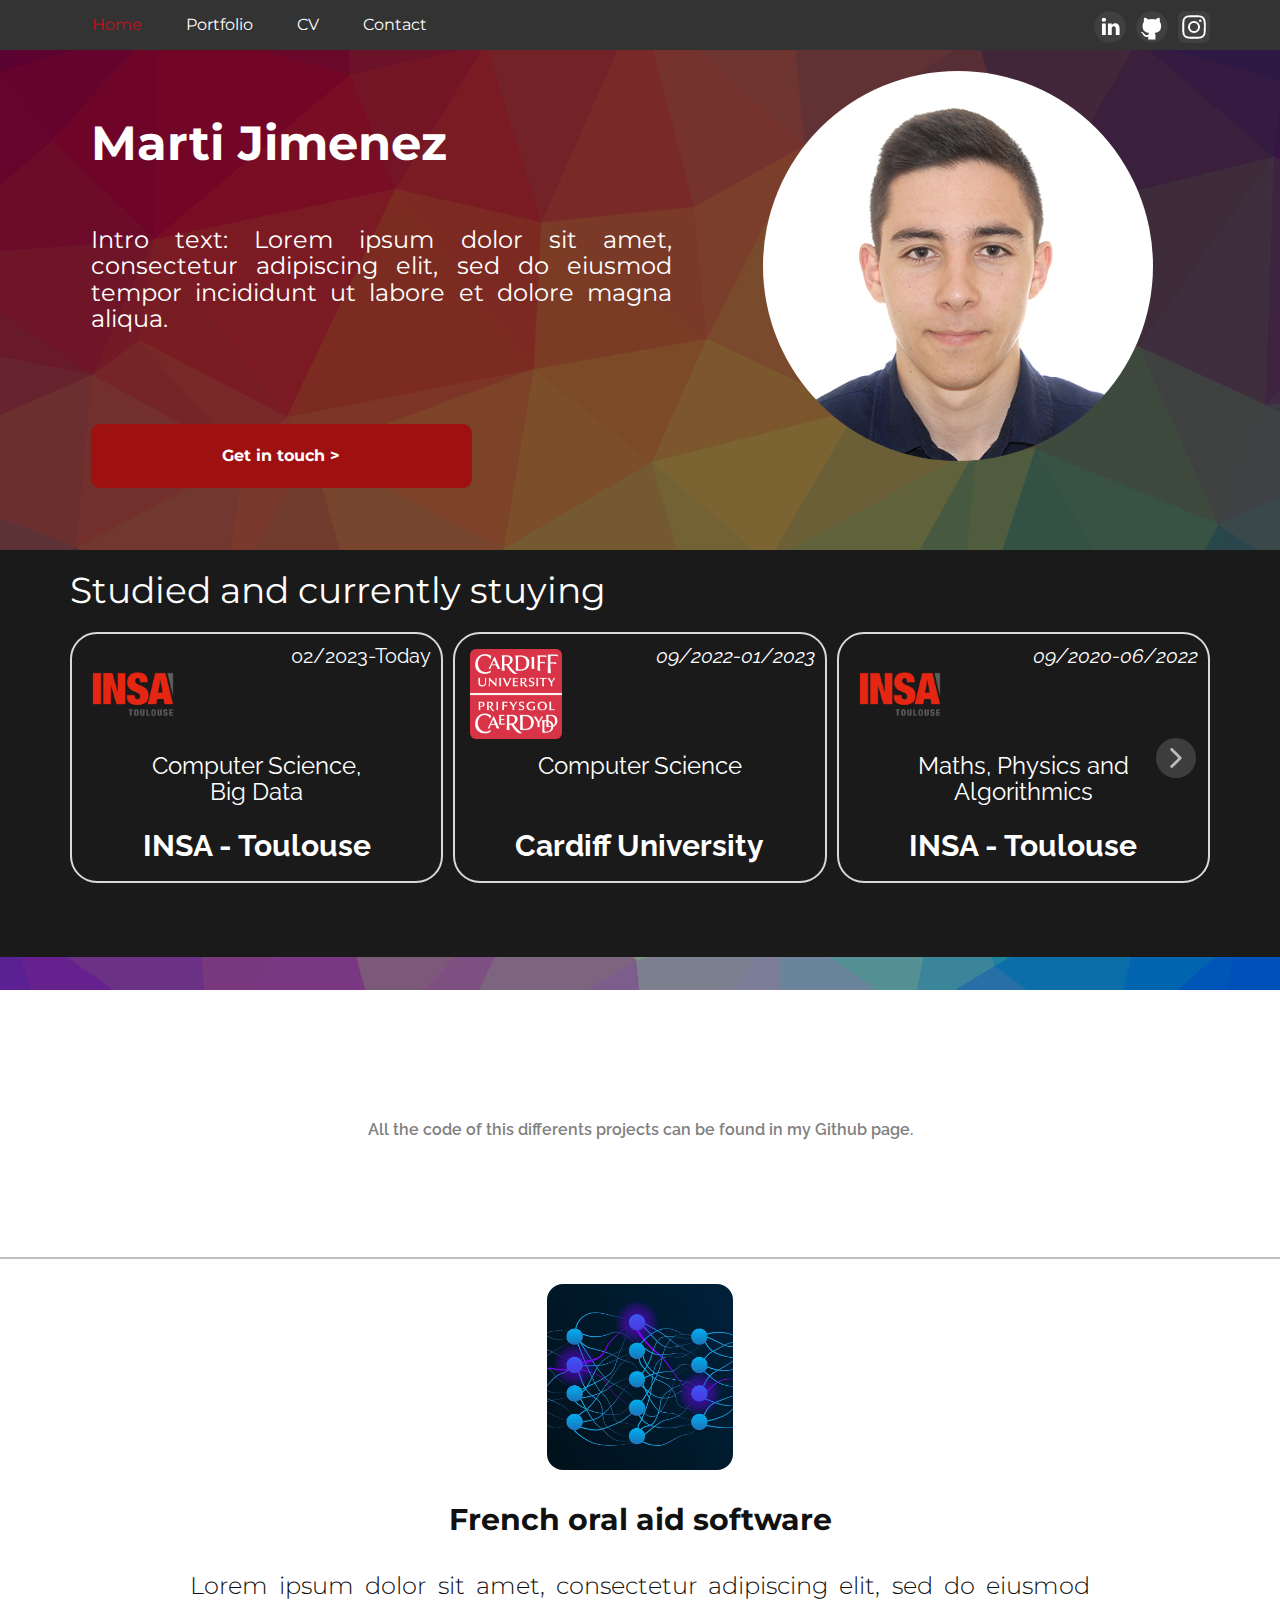
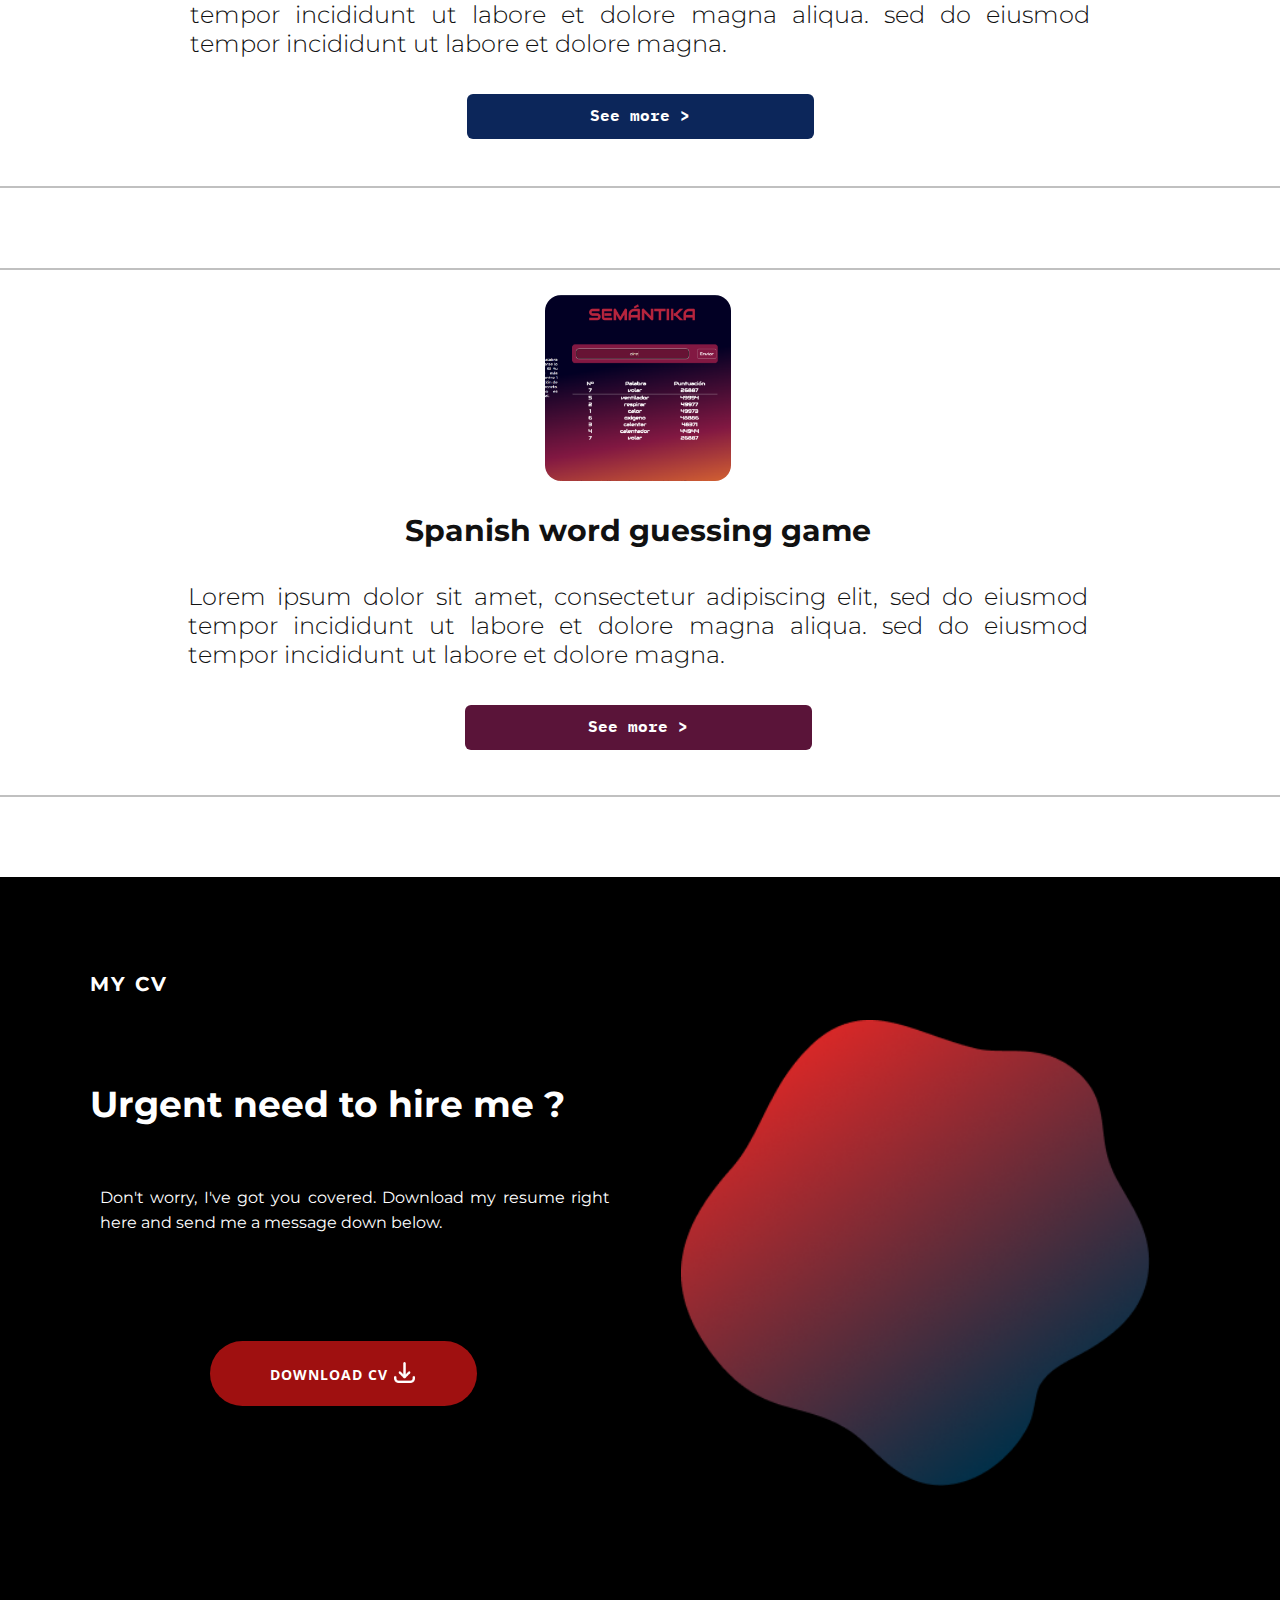
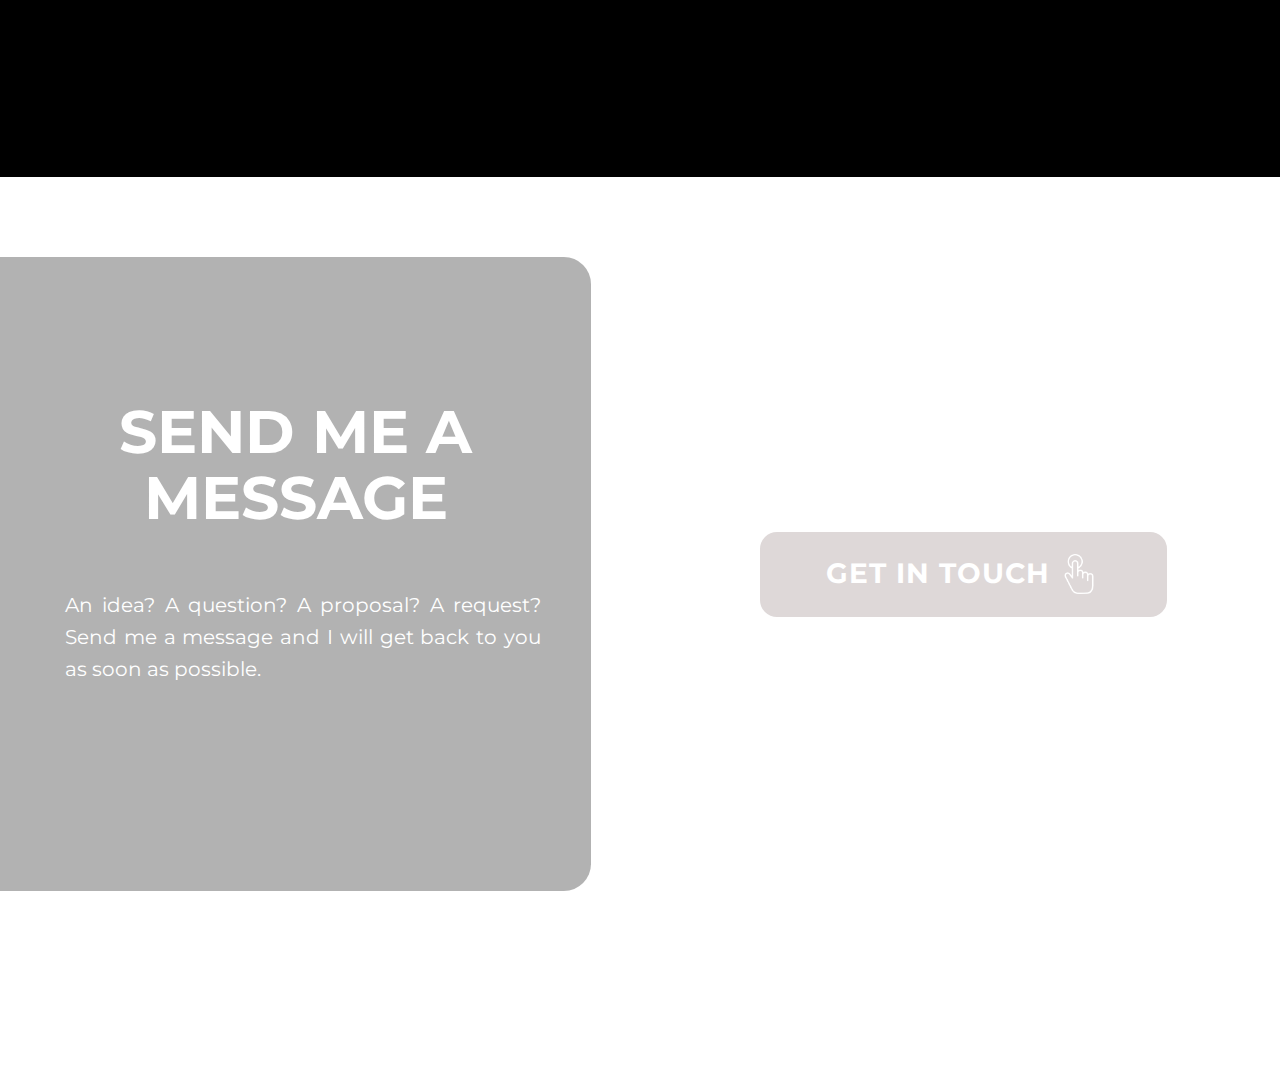
<file: Portfolio/index.html>
<!DOCTYPE html>
<html style="font-size: 16px;" lang="fr"><head>
    <meta name="viewport" content="width=device-width, initial-scale=1.0">
    <meta charset="utf-8">
    <meta name="keywords" content="Marti Jimenez, ​Intro text: Lorem ipsum dolor sit amet, consectetur adipiscing elit, sed do eiusmod tempor incididunt ut labore et dolore magna aliqua.​">
    <meta name="description" content="">
    <title>Marti Jimenez</title>
    <link rel="stylesheet" href="nicepage.css" media="screen">
<link rel="stylesheet" href="Marti-Jimenez.css" media="screen">
    <script class="u-script" type="text/javascript" src="jquery.js" defer=""></script>
    <script class="u-script" type="text/javascript" src="nicepage.js" defer=""></script>
    <meta name="generator" content="Nicepage 4.13.4, nicepage.com">
    <link id="u-theme-google-font" rel="stylesheet" href="https://fonts.googleapis.com/css?family=Roboto:100,100i,300,300i,400,400i,500,500i,700,700i,900,900i|Open+Sans:300,300i,400,400i,500,500i,600,600i,700,700i,800,800i">
    <link id="u-page-google-font" rel="stylesheet" href="https://fonts.googleapis.com/css?family=Montserrat:100,100i,200,200i,300,300i,400,400i,500,500i,600,600i,700,700i,800,800i,900,900i|Raleway:100,100i,200,200i,300,300i,400,400i,500,500i,600,600i,700,700i,800,800i,900,900i|IBM+Plex+Mono:100,100i,200,200i,300,300i,400,400i,500,500i,600,600i,700,700i">
    <link rel="shortcut icon" type="image/jpg" href="images/ico.png"/>
    
    
    <script type="application/ld+json">{
		"@context": "http://schema.org",
		"@type": "Organization",
		"name": "Portfoliov1",
		"sameAs": [
				"https://instagram.com/name"
		]
}</script>
    <meta name="theme-color" content="#478ac9">
    <meta property="og:title" content="Marti Jimenez">
    <meta property="og:description" content="">
    <meta property="og:type" content="website">
  </head>
  <body data-home-page="Marti-Jimenez.html" data-home-page-title="Marti Jimenez" class="u-body u-overlap u-overlap-contrast u-xl-mode"><header class="u-clearfix u-grey-80 u-header u-header" id="sec-9f01"><div class="u-align-left u-clearfix u-sheet u-sheet-1">
        <nav class="u-menu u-menu-dropdown u-menu-open-right u-offcanvas u-menu-1" data-position="Bar-navigation-header">
          <div class="menu-collapse u-custom-font u-font-montserrat" style="font-weight: 600;">
            <a class="u-button-style u-custom-text-active-color u-custom-text-hover-color u-nav-link" href="#">
              <svg class="u-svg-link" viewBox="0 0 24 24"><use xmlns:xlink="http://www.w3.org/1999/xlink" xlink:href="#svg-c847"></use></svg>
              <svg class="u-svg-content" version="1.1" id="svg-c847" viewBox="0 0 16 16" x="0px" y="0px" xmlns:xlink="http://www.w3.org/1999/xlink" xmlns="http://www.w3.org/2000/svg"><g><rect y="1" width="16" height="2"></rect><rect y="7" width="16" height="2"></rect><rect y="13" width="16" height="2"></rect>
</g></svg>
            </a>
          </div>
          <div class="u-custom-menu u-nav-container">
            <ul class="u-custom-font u-font-montserrat u-nav u-unstyled u-nav-1"><li class="u-nav-item"><a class="u-button-style u-nav-link u-text-hover-custom-color-4" href="Marti-Jimenez.html#sec-36c4" data-page-id="603716486" style="padding: 10px 22px;">Home</a>
</li><li class="u-nav-item"><a class="u-button-style u-nav-link u-text-hover-custom-color-4" href="Marti-Jimenez.html#sec-7b06" data-page-id="603716486" style="padding: 10px 22px;">Portfolio</a>
</li><li class="u-nav-item"><a class="u-button-style u-nav-link u-text-hover-custom-color-4" href="Marti-Jimenez.html#carousel_cfc2" data-page-id="603716486" style="padding: 10px 22px;">CV</a>
</li><li class="u-nav-item"><a class="u-button-style u-nav-link u-text-hover-custom-color-4" href="Marti-Jimenez.html#carousel_c38e" data-page-id="603716486" style="padding: 10px 22px;">Contact</a>
</li></ul>
          </div>
          <div class="u-custom-menu u-nav-container-collapse">
            <div class="u-black u-container-style u-inner-container-layout u-opacity u-opacity-90 u-sidenav">
              <div class="u-inner-container-layout u-sidenav-overflow">
                <div class="u-menu-close"></div>
                <ul class="u-align-center u-custom-font u-font-raleway u-nav u-popupmenu-items u-spacing-0 u-text-hover-palette-2-base u-unstyled u-nav-2"><li class="u-nav-item"><a class="u-button-style u-nav-link" href="Marti-Jimenez.html#sec-36c4" data-page-id="603716486">Home</a>
</li><li class="u-nav-item"><a class="u-button-style u-nav-link" href="Marti-Jimenez.html#sec-7b06" data-page-id="603716486">Portfolio</a>
</li><li class="u-nav-item"><a class="u-button-style u-nav-link" href="Marti-Jimenez.html#carousel_cfc2" data-page-id="603716486">CV</a>
</li><li class="u-nav-item"><a class="u-button-style u-nav-link" href="Marti-Jimenez.html#carousel_c38e" data-page-id="603716486">Contact</a>
</li></ul>
              </div>
            </div>
            <div class="u-black u-menu-overlay u-opacity u-opacity-0"></div>
          </div>
        </nav>
        <div class="u-social-icons u-spacing-10 u-social-icons-1">
          <a class="u-social-url" target="_blank" data-type="LinkedIn" title="LinkedIn" href=""><span class="u-icon u-social-icon u-social-linkedin u-text-grey-75 u-icon-1"><svg class="u-svg-link" preserveAspectRatio="xMidYMin slice" viewBox="0 0 112 112" style=""><use xmlns:xlink="http://www.w3.org/1999/xlink" xlink:href="#svg-e02a"></use></svg><svg class="u-svg-content" viewBox="0 0 112 112" x="0" y="0" id="svg-e02a"><circle fill="currentColor" cx="56.1" cy="56.1" r="55"></circle><path fill="#FFFFFF" d="M41.3,83.7H27.9V43.4h13.4V83.7z M34.6,37.9L34.6,37.9c-4.6,0-7.5-3.1-7.5-7c0-4,3-7,7.6-7s7.4,3,7.5,7
            C42.2,34.8,39.2,37.9,34.6,37.9z M89.6,83.7H76.2V62.2c0-5.4-1.9-9.1-6.8-9.1c-3.7,0-5.9,2.5-6.9,4.9c-0.4,0.9-0.4,2.1-0.4,3.3v22.5
            H48.7c0,0,0.2-36.5,0-40.3h13.4v5.7c1.8-2.7,5-6.7,12.1-6.7c8.8,0,15.4,5.8,15.4,18.1V83.7z"></path></svg></span>
          </a>
          <a class="u-social-url" target="_blank" data-type="Github" title="Github" href=""><span class="u-icon u-social-github u-social-icon u-text-grey-75 u-icon-2"><svg class="u-svg-link" preserveAspectRatio="xMidYMin slice" viewBox="0 0 112 112" style=""><use xmlns:xlink="http://www.w3.org/1999/xlink" xlink:href="#svg-e913"></use></svg><svg class="u-svg-content" viewBox="0 0 112 112" x="0" y="0" id="svg-e913"><circle fill="currentColor" cx="56.1" cy="56.1" r="55"></circle><path fill="#FFFFFF" d="M88,51.3c0-5.5-1.9-10.2-5.3-13.7c0.6-1.3,2.3-6.5-0.5-13.5c0,0-4.2-1.4-14,5.3c-4.1-1.1-8.4-1.7-12.7-1.8
	c-4.3,0-8.7,0.6-12.7,1.8c-9.7-6.6-14-5.3-14-5.3c-2.8,7-1,12.2-0.5,13.5C25,41.2,23,45.7,23,51.3c0,19.6,11.9,23.9,23.3,25.2
	c-1.5,1.3-2.8,3.5-3.2,6.8c-3,1.3-10.2,3.6-14.9-4.3c0,0-2.7-4.9-7.8-5.3c0,0-5-0.1-0.4,3.1c0,0,3.3,1.6,5.6,7.5c0,0,3,9.1,17.2,6
	c0,4.3,0.1,8.3,0.1,9.5h25.2c0-1.7,0.1-7.2,0.1-14c0-4.7-1.7-7.9-3.4-9.4C76,75.2,88,70.9,88,51.3z"></path></svg></span>
          </a>
          <a class="u-social-url" title="instagram" target="_blank" href="https://instagram.com/name"><span class="u-file-icon u-icon u-social-icon u-social-instagram u-text-grey-75 u-icon-3"><img src="images/2111463.png" alt=""></span>
          </a>
        </div>
      </div></header>
    <section class="skrollable u-clearfix u-image u-parallax u-shading u-section-1" id="sec-36c4" data-image-width="1280" data-image-height="853">
      <div class="u-clearfix u-sheet u-valign-middle-lg u-valign-middle-md u-sheet-1">
        <div class="u-clearfix u-expanded-width-lg u-expanded-width-md u-expanded-width-sm u-expanded-width-xs u-layout-wrap u-layout-wrap-1">
          <div class="u-gutter-0 u-layout">
            <div class="u-layout-col">
              <div class="u-size-60">
                <div class="u-layout-row">
                  <div class="u-container-style u-layout-cell u-size-60 u-layout-cell-1">
                    <div class="u-container-layout u-container-layout-1">
                      <div class="u-image u-image-circle u-preserve-proportions u-image-1" alt="" data-image-width="450" data-image-height="500"></div>
                      <h1 class="u-custom-font u-font-montserrat u-text u-text-default u-text-1">Marti Jimenez</h1>
                      <h2 class="u-align-justify u-custom-font u-font-montserrat u-text u-text-2"> Intro text: Lorem ipsum dolor sit amet, consectetur adipiscing elit, sed do eiusmod tempor incididunt ut labore et dolore magna aliqua.​&nbsp;</h2>
                      <a href="Marti-Jimenez.html#carousel_c38e" data-page-id="603716486" class="u-align-left u-border-none u-btn u-btn-round u-button-style u-custom-color-1 u-custom-font u-font-montserrat u-hover-custom-color-4 u-radius-9 u-btn-1">Get in touch &gt;</a>
                    </div>
                  </div>
                </div>
              </div>
            </div>
          </div>
        </div>
      </div>
    </section>
    <section class="u-clearfix u-grey-90 u-section-2" id="sec-fa94">
      <div class="u-clearfix u-sheet u-sheet-1">
        <h1 class="u-align-center-xs u-custom-font u-font-montserrat u-text u-text-default u-text-1">Studied and currently stu​ying </h1><!--blog--><!--blog_options_json--><!--{"type":"Recent","source":"","tags":"","count":""}--><!--/blog_options_json-->
        <div class="u-blog u-container-style u-expanded-width u-layout-horizontal u-blog-1">
          <div class="u-list-control"></div>
          <div class="u-repeater u-repeater-1"><!--blog_post-->
            <div class="u-blog-post u-border-2 u-border-grey-15 u-container-style u-radius-27 u-repeater-item u-shape-round">
              <div class="u-container-layout u-similar-container u-container-layout-1">
                <h3 class="u-align-center-lg u-align-center-md u-align-center-sm u-align-center-xs u-custom-font u-font-raleway u-text u-text-default u-text-2">
                  <span style="font-style: normal;">02</span>
                  <span style="font-style: normal;">/</span>
                  <span style="font-style: normal;">2023</span>
                  <span style="font-style: normal;">-</span>
                  <span style="font-style: normal;">Today</span>
                  <span style="font-style: normal;">
                    <span style="font-style: italic;">
                      <span style="font-style: normal;"></span>
                    </span>
                  </span>
                </h3>
                <a class="u-post-header-link" href="blog/insa-toulouse.html"><!--blog_post_image-->
                  <img src="images/insa-img.png" alt="" class="u-blog-control u-image u-image-round u-radius-6 u-image-1" data-image-width="512" data-image-height="512"><!--/blog_post_image-->
                </a>
                <h2 class="u-align-center u-custom-font u-font-raleway u-text u-text-3">Computer Science,<br>Big Data
                </h2>
                <h1 class="u-align-center u-custom-font u-font-raleway u-text u-text-default-xl u-text-4">INSA - Toulouse </h1>
              </div>
            </div><!--/blog_post--><!--blog_post-->
            <div class="u-blog-post u-border-2 u-border-grey-15 u-container-style u-radius-27 u-repeater-item u-shape-round">
              <div class="u-container-layout u-similar-container u-container-layout-2">
                <h3 class="u-align-center-lg u-align-center-md u-align-center-sm u-align-center-xs u-custom-font u-font-raleway u-text u-text-default u-text-5">09/2022-01/2023</h3>
                <a class="u-post-header-link" href="blog/post-4.html"><!--blog_post_image-->
                  <img src="images/cardiff-img.png" alt="" class="u-blog-control u-image u-image-round u-radius-6 u-image-2" data-image-width="1200" data-image-height="1152"><!--/blog_post_image-->
                </a>
                <h2 class="u-align-center u-custom-font u-font-raleway u-text u-text-6">Computer Science<br>
                  <br>
                </h2>
                <h1 class="u-align-center u-custom-font u-font-raleway u-text u-text-default-xl u-text-7">Cardiff University</h1>
              </div>
            </div><!--/blog_post--><!--blog_post-->
            <div class="u-blog-post u-border-2 u-border-grey-15 u-container-style u-radius-27 u-repeater-item u-shape-round">
              <div class="u-container-layout u-similar-container u-container-layout-3">
                <h3 class="u-align-center-lg u-align-center-md u-align-center-sm u-align-center-xs u-custom-font u-font-raleway u-text u-text-default u-text-8">09/2020-06/2022</h3>
                <a class="u-post-header-link" href="blog/post-3.html"><!--blog_post_image-->
                  <img src="images/insa-img.png" alt="" class="u-blog-control u-image u-image-round u-radius-6 u-image-3" data-image-width="512" data-image-height="512"><!--/blog_post_image-->
                </a>
                <h2 class="u-align-center u-custom-font u-font-raleway u-text u-text-9">Maths, Physics and<br>Algorithmics
                </h2>
                <h1 class="u-align-center u-custom-font u-font-raleway u-text u-text-default-xl u-text-10">INSA - Toulouse</h1>
              </div>
            </div><!--/blog_post--><!--blog_post-->
            <div class="u-blog-post u-border-2 u-border-grey-15 u-container-style u-radius-27 u-repeater-item u-shape-round">
              <div class="u-container-layout u-similar-container u-container-layout-4">
                <h3 class="u-align-center-lg u-align-center-md u-align-center-sm u-align-center-xs u-custom-font u-font-raleway u-text u-text-default u-text-11">07/2020</h3>
                <a class="u-post-header-link" href="blog/post-2.html"><!--blog_post_image-->
                  <img src="images/lycee-img.png" alt="" class="u-blog-control u-image u-image-round u-radius-6 u-image-4" data-image-width="224" data-image-height="224"><!--/blog_post_image-->
                </a>
                <h2 class="u-align-center u-custom-font u-font-raleway u-text u-text-12">French HS diploma,<br>Science major
                </h2>
                <h1 class="u-align-center u-custom-font u-font-raleway u-text u-text-default-xl u-text-13">Déodat de Severac</h1>
              </div>
            </div><!--/blog_post-->
          </div>
          <div class="u-list-control"></div>
          <a class="u-gallery-nav u-gallery-nav-prev u-grey-70 u-hidden-xs u-icon-circle u-opacity u-opacity-70 u-spacing-10 u-text-white u-gallery-nav-1" href="#" role="button">
            <span aria-hidden="true">
              <svg viewBox="0 0 451.847 451.847"><path d="M97.141,225.92c0-8.095,3.091-16.192,9.259-22.366L300.689,9.27c12.359-12.359,32.397-12.359,44.751,0
c12.354,12.354,12.354,32.388,0,44.748L173.525,225.92l171.903,171.909c12.354,12.354,12.354,32.391,0,44.744
c-12.354,12.365-32.386,12.365-44.745,0l-194.29-194.281C100.226,242.115,97.141,234.018,97.141,225.92z"></path></svg>
            </span>
            <span class="sr-only">
              <svg viewBox="0 0 451.847 451.847"><path d="M97.141,225.92c0-8.095,3.091-16.192,9.259-22.366L300.689,9.27c12.359-12.359,32.397-12.359,44.751,0
c12.354,12.354,12.354,32.388,0,44.748L173.525,225.92l171.903,171.909c12.354,12.354,12.354,32.391,0,44.744
c-12.354,12.365-32.386,12.365-44.745,0l-194.29-194.281C100.226,242.115,97.141,234.018,97.141,225.92z"></path></svg>
            </span>
          </a>
          <a class="u-gallery-nav u-gallery-nav-next u-grey-70 u-hidden-xs u-icon-circle u-opacity u-opacity-70 u-spacing-10 u-text-white u-gallery-nav-2" href="#" role="button">
            <span aria-hidden="true">
              <svg viewBox="0 0 451.846 451.847"><path d="M345.441,248.292L151.154,442.573c-12.359,12.365-32.397,12.365-44.75,0c-12.354-12.354-12.354-32.391,0-44.744
L278.318,225.92L106.409,54.017c-12.354-12.359-12.354-32.394,0-44.748c12.354-12.359,32.391-12.359,44.75,0l194.287,194.284
c6.177,6.18,9.262,14.271,9.262,22.366C354.708,234.018,351.617,242.115,345.441,248.292z"></path></svg>
            </span>
            <span class="sr-only">
              <svg viewBox="0 0 451.846 451.847"><path d="M345.441,248.292L151.154,442.573c-12.359,12.365-32.397,12.365-44.75,0c-12.354-12.354-12.354-32.391,0-44.744
L278.318,225.92L106.409,54.017c-12.354-12.359-12.354-32.394,0-44.748c12.354-12.359,32.391-12.359,44.75,0l194.287,194.284
c6.177,6.18,9.262,14.271,9.262,22.366C354.708,234.018,351.617,242.115,345.441,248.292z"></path></svg>
            </span>
          </a>
        </div><!--/blog-->
        <h5 class="u-custom-font u-font-montserrat u-hidden-lg u-hidden-md u-hidden-xl u-text u-text-14">Slide to see more&nbsp;&nbsp;<span class="u-file-icon u-icon u-text-white u-icon-1"><img src="images/724927.png" alt=""></span>
        </h5>
      </div>
    </section>
    <section class="skrollable u-clearfix u-image u-parallax u-shading u-section-3" id="sec-7b06" data-image-width="1280" data-image-height="853">
      <div class="u-clearfix u-sheet u-sheet-1">
        <h1 class="u-align-center u-custom-font u-font-raleway u-text u-text-default u-text-1">Portfolio</h1>
        <h2 class="u-align-center u-custom-font u-font-raleway u-text u-text-default u-text-grey-50 u-text-2">All the code of this differents projects can be found in my Github page.</h2>
      </div>
    </section>
    <section class="u-align-center u-border-2 u-border-grey-25 u-border-no-left u-border-no-right u-clearfix u-section-4" id="carousel_432b">
      <div class="u-clearfix u-sheet u-sheet-1">
        <div class="u-align-justify u-container-style u-expanded-width-lg u-expanded-width-md u-group u-shape-rectangle u-group-1">
          <div class="u-container-layout u-container-layout-1">
            <img class="u-image u-image-round u-radius-16 u-image-1" src="images/2517931-neural-networks.jpg" alt="" data-image-width="1200" data-image-height="675">
            <h1 class="u-align-center u-custom-font u-font-montserrat u-text u-text-1">French oral aid software</h1>
            <h3 class="u-custom-font u-font-montserrat u-text u-text-2"> Lorem ipsum dolor sit amet, consectetur adipiscing elit, sed do eiusmod tempor incididunt ut labore et dolore magna aliqua. sed do eiusmod tempor incididunt ut labore et dolore magna.</h3>
            <a href="French-oral-aid-software.html" data-page-id="38551388" class="u-border-none u-btn u-btn-round u-button-style u-custom-color-3 u-custom-font u-hover-custom-color-10 u-product-control u-radius-6 u-text-active-white u-text-white u-btn-1">See more &gt;</a>
          </div>
        </div>
      </div>
    </section>
    <section class="skrollable u-clearfix u-image u-parallax u-shading u-section-5" id="sec-714f" data-image-width="1280" data-image-height="853">
      <div class="u-clearfix u-sheet u-sheet-1"></div>
    </section>
    <section class="u-align-center u-border-2 u-border-grey-25 u-border-no-left u-border-no-right u-clearfix u-valign-top-md u-valign-top-sm u-valign-top-xs u-section-6" id="carousel_e95f">
      <div class="u-clearfix u-sheet u-sheet-1">
        <div class="u-align-justify u-container-style u-expanded-width-lg u-expanded-width-md u-group u-shape-rectangle u-group-1">
          <div class="u-container-layout u-container-layout-1">
            <img class="u-image u-image-round u-radius-16 u-image-1" src="images/semantika_img.png" alt="" data-image-width="445" data-image-height="305">
            <h1 class="u-align-center u-custom-font u-font-montserrat u-text u-text-1">Spanish word guessing game</h1>
            <h3 class="u-custom-font u-font-montserrat u-text u-text-2"> Lorem ipsum dolor sit amet, consectetur adipiscing elit, sed do eiusmod tempor incididunt ut labore et dolore magna aliqua. sed do eiusmod tempor incididunt ut labore et dolore magna.</h3>
            <a href="Spanish-word-guessing-game.html" data-page-id="756921183" class="u-border-none u-btn u-btn-round u-button-style u-custom-color-6 u-custom-font u-hover-custom-color-7 u-product-control u-radius-6 u-text-active-white u-text-white u-btn-1">See more &gt;</a>
          </div>
        </div>
      </div>
    </section>
    <section class="skrollable u-clearfix u-image u-parallax u-shading u-section-7" id="carousel_b6a3" data-image-width="1280" data-image-height="853">
      <div class="u-clearfix u-sheet u-sheet-1"></div>
    </section>
    <section class="u-black u-clearfix u-section-8" id="carousel_cfc2">
      <div class="u-clearfix u-sheet u-sheet-1">
        <div class="u-clearfix u-layout-wrap u-layout-wrap-1">
          <div class="u-layout">
            <div class="u-layout-row">
              <div class="u-container-style u-layout-cell u-size-60 u-layout-cell-1">
                <div class="u-container-layout u-valign-top-lg u-valign-top-md u-valign-top-sm u-valign-top-xs u-container-layout-1">
                  <h5 class="u-custom-font u-font-montserrat u-text u-text-default u-text-1">My CV</h5>
                  <h2 class="u-align-justify-xl u-align-left-lg u-align-left-md u-align-left-sm u-align-left-xs u-custom-font u-font-montserrat u-text u-text-2">Urgent need to hire me ?<br>
                  </h2>
                  <p class="u-align-justify u-custom-font u-font-montserrat u-text u-text-3">Don't worry, I've got you covered. Download my resume right here and send me a message down below.</p>
                  <a href="files/cv.pdf" class="u-border-none u-btn u-btn-round u-button-style u-custom-color-1 u-file-link u-hover-custom-color-4 u-radius-50 u-text-active-white u-text-hover-white u-btn-1">Download cv&nbsp;<span class="u-file-icon u-icon u-text-white u-icon-1"><img src="images/7268609.png" alt=""></span>
                  </a>
                </div>
              </div>
            </div>
          </div>
        </div>
        <img class="u-image u-image-1" src="images/Vector.png" data-image-width="383" data-image-height="381">
      </div>
      
    </section>
    <section class="skrollable u-clearfix u-image u-parallax u-shading u-valign-bottom-sm u-valign-bottom-xs u-section-9" id="carousel_c38e" data-image-width="1280" data-image-height="853">
      <div class="u-clearfix u-gutter-44 u-layout-wrap u-layout-wrap-1">
        <div class="u-layout">
          <div class="u-layout-row">
            <div class="u-black u-bottom-right-radius-27 u-container-style u-layout-cell u-opacity u-opacity-30 u-shape-round u-size-60 u-top-right-radius-27 u-layout-cell-1">
              <div class="u-container-layout u-container-layout-1">
                <h2 class="u-align-center u-custom-font u-font-montserrat u-text u-text-1">SEND ME A MESSAGE</h2>
                <p class="u-align-justify u-custom-font u-font-montserrat u-text u-text-2">An idea? A question? A proposal? A request? Send me a message and I will get back to you as soon as possible.</p>
              </div>
            </div>
          </div>
        </div>
      </div>
      <a href="mailto:marti.jimenez.2002@gmail.com" class="u-border-2 u-border-hover-grey-5 u-border-white u-btn u-btn-round u-button-style u-custom-color-9 u-custom-font u-font-montserrat u-hover-custom-color-6 u-hover-feature u-radius-19 u-btn-1">GET IN TOUCH&nbsp;<span class="u-file-icon u-icon u-text-white u-icon-1"><img src="images/866094.png" alt=""></span>
      </a>
      <div class="u-align-center u-container-style u-expanded-width u-group u-opacity u-opacity-25 u-shape-round u-top-left-radius-23 u-top-right-radius-23 u-white u-group-1">
        <div class="u-container-layout u-container-layout-2">
          <h1 class="u-align-center u-custom-font u-font-montserrat u-text u-text-body-alt-color u-text-default u-text-3">Created by Marti Jimenez</h1>
        </div>
      </div>
      
    </section>
    
    
  
</body></html>
</file>
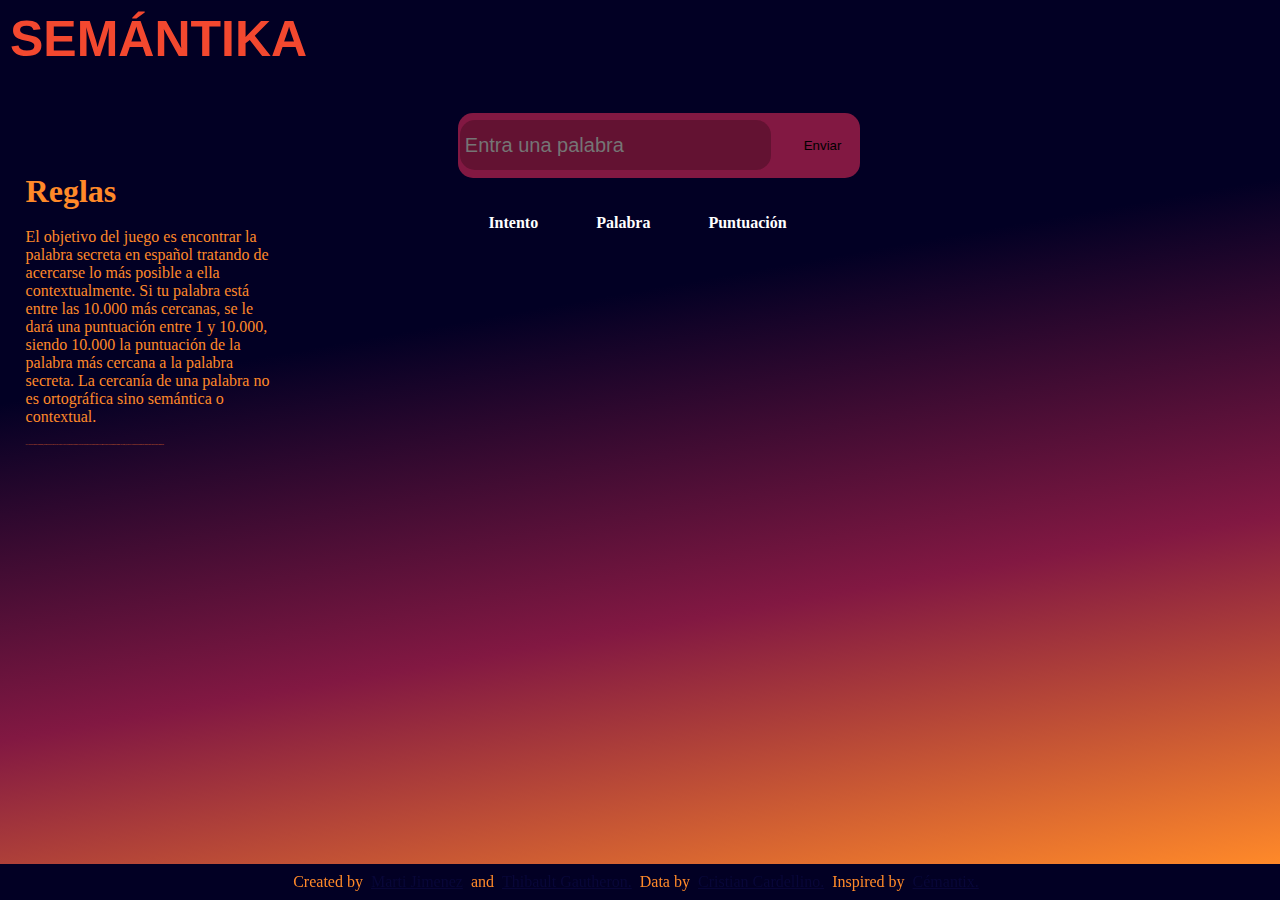
<file: semantika/index.html>
<!DOCTYPE html>
<html lang="en">
<head>
    <meta charset="UTF-8">
    <meta http-equiv="X-UA-Compatible" content="IE=edge">
    <meta name="viewport" content="width=device-width, initial-scale=1.0">
    <title>Semántika</title>
    <link rel="stylesheet" href="style1.css">
    <link rel="stylesheet" href="style1_petit.css">
    <script src="https://ajax.googleapis.com/ajax/libs/jquery/3.5.1/jquery.min.js"></script>
    <style>
        @import url('https://fonts.googleapis.com/css2?family=Actor&family=Alata&family=Audiowide&display=swap');
    </style>
    
</head>

<header>
    <h1 id="titre_tete">SEMÁNTIKA</h1>
</header>

<body>

    <!--code js-->
    <script src="script1.js" type="module"></script>

    <div id="gauche">
        <h1 id="reglas">Reglas</h1>
        <br>
        <h2 id="explication_regles1">El objetivo del juego es encontrar la palabra secreta en español tratando de acercarse lo más posible a ella contextualmente. Si tu palabra está entre las 10.000 más cercanas, se le dará una puntuación entre 1 y 10.000, siendo 10.000 la puntuación de la palabra más cercana a la palabra secreta. La cercanía de una palabra no es ortográfica sino semántica o contextual.</h2>
        <br>
        <h2 id="explication_regles2">No se evalúa con la ayuda de un diccionario, sino con una base de datos de textos a partir de la cual se ha calculado una "distancia" relativa entre cada palabra. Dos palabras cercanas en ese campo léxico no son necesariamente sinónimas. Por ejemplo, un adjetivo y su opuesto pueden considerarse cercanos porque pueden describir la misma cosa.</h2>
        </div>

    <div id="droite">
        <div id="tentative">
            <!--<h3 id="mot_tentative">Tentative</h3>-->
            <input id="choix" type="text"  placeholder="Entra una palabra" required="" >
            <button type="button" id="try" >
                Enviar
            </button>
        </div>
        <div id="message"></div>
        <table id="guessable">
            <thead id="cases_tab">
            <tr>
                <th id="n_intento">&nbsp;&nbsp;&nbsp;&nbsp;&nbsp;&nbsp;&nbsp;&nbsp;Intento&nbsp;&nbsp;&nbsp;&nbsp;&nbsp;&nbsp;&nbsp;&nbsp;</th>
                <th id="palabra">&nbsp;&nbsp;&nbsp;&nbsp;&nbsp;&nbsp;Palabra&nbsp;&nbsp;&nbsp;&nbsp;&nbsp;&nbsp;</th>
                <th id="puntuacion">&nbsp;&nbsp;&nbsp;&nbsp;&nbsp;&nbsp;&nbsp;&nbsp;Puntuación&nbsp;&nbsp;&nbsp;&nbsp;&nbsp;&nbsp;&nbsp;&nbsp;</th>
            </tr>
            </thead>
            <tbody id="guesses"><tr class=""> </tbody>
        </table>
    </div>
</body>

<footer>
    <div id="created">
    <p class="footer-txt">Created by</p>
    <a class="footer-link" href="https://www.linkedin.com/in/marti-jimenez/">Marti Jimenez</a>
    <p class="footer-txt">and</p>
    <a class="footer-link" href="https://www.linkedin.com/in/thibault-gautheron-021291200/">Thibault Gautheron.</a>
    <p class="footer-txt">Data by</p>
    <a href="https://www.kaggle.com/datasets/rtatman/pretrained-word-vectors-for-spanish" class="footer-link">Cristian Cardellino.</a>
    <p class="footer-txt">Inspired by</p>
    <a href="https://cemantix.herokuapp.com/" class="footer-link">Cémantix.</a>
</div>  
</footer>
</html>
</file>
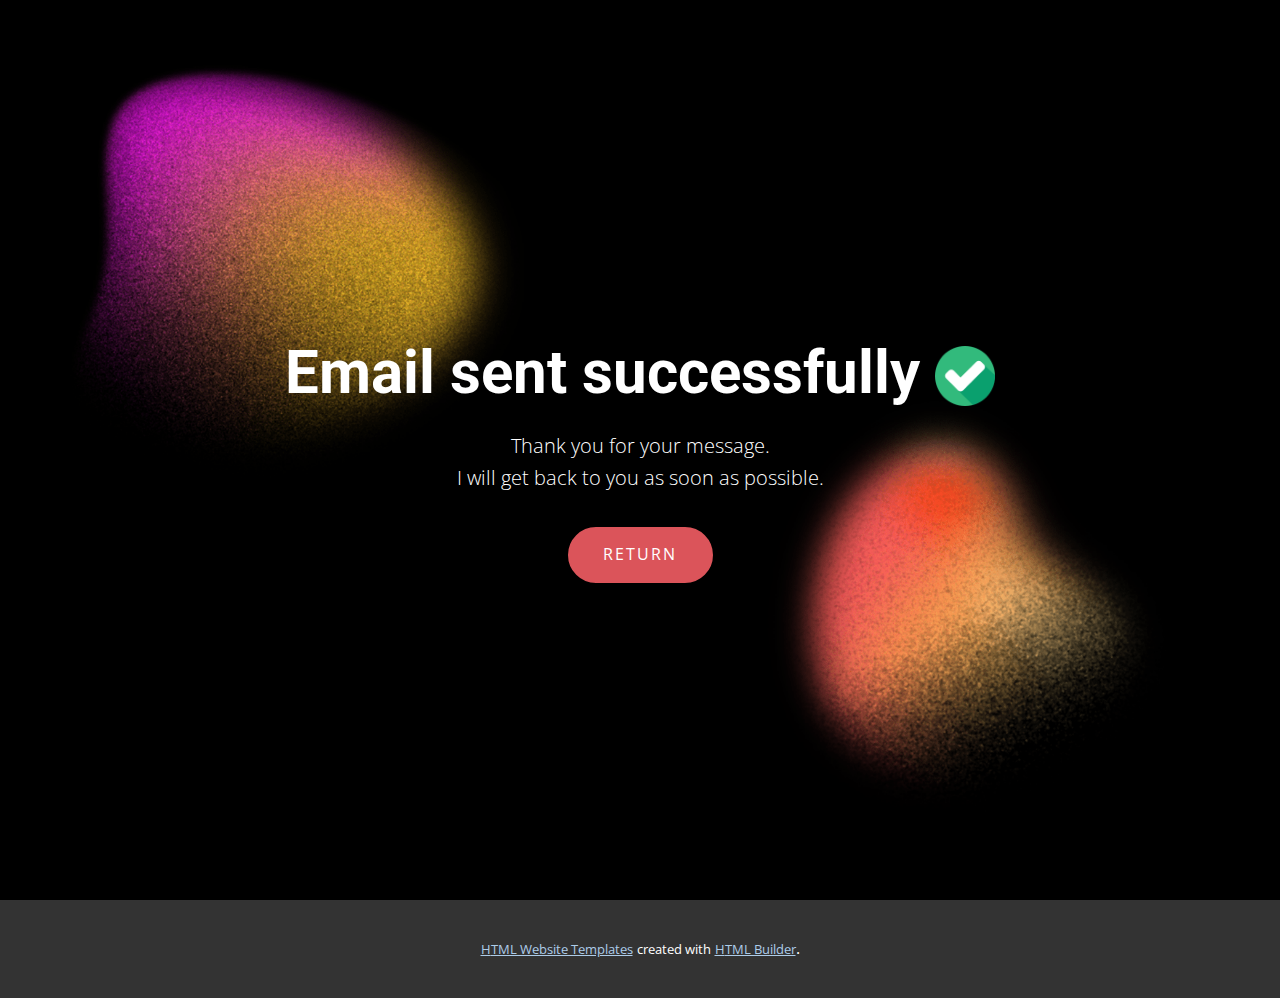
<file: Email-sent.html>
<!DOCTYPE html>
<html style="font-size: 16px;" lang="fr"><head>
    <meta name="viewport" content="width=device-width, initial-scale=1.0">
    <meta charset="utf-8">
    <meta name="keywords" content="Mail sent correctly&nbsp;&nbsp;​, Mail sent correctly">
    <meta name="description" content="">
    <title>Email sent</title>
    <link rel="stylesheet" href="nicepage.css" media="screen">
<link rel="stylesheet" href="Email-sent.css" media="screen">
    <script class="u-script" type="text/javascript" src="jquery.js" defer=""></script>
    <script class="u-script" type="text/javascript" src="nicepage.js" defer=""></script>
    <meta name="generator" content="Nicepage 4.13.4, nicepage.com">
    <link id="u-theme-google-font" rel="stylesheet" href="https://fonts.googleapis.com/css?family=Roboto:100,100i,300,300i,400,400i,500,500i,700,700i,900,900i|Open+Sans:300,300i,400,400i,500,500i,600,600i,700,700i,800,800i">
    <link id="u-page-google-font" rel="stylesheet" href="https://fonts.googleapis.com/css?family=Montserrat:100,100i,200,200i,300,300i,400,400i,500,500i,600,600i,700,700i,800,800i,900,900i|Raleway:100,100i,200,200i,300,300i,400,400i,500,500i,600,600i,700,700i,800,800i,900,900i">
    
    
    <script type="application/ld+json">{
		"@context": "http://schema.org",
		"@type": "Organization",
		"name": "Portfoliov1",
		"sameAs": [
				"https://instagram.com/name"
		]
}</script>
    <meta name="theme-color" content="#478ac9">
    <meta property="og:title" content="Email sent">
    <meta property="og:description" content="">
    <meta property="og:type" content="website">
  <script src="https://www.google.com/recaptcha/api.js?render=6LckwtYgAAAAAP1rZDPpQq5MMFkNCkyQZg5njESa"></script>
    <script>
( function( grecaptcha, sitekey, actions ) {

	var recaptcha = {

		execute: function( action ) {
			grecaptcha.execute(
				sitekey,
				{ action: action }
			).then( function( token ) {
				var forms = document.getElementsByTagName( 'form' );

				for ( var i = 0; i < forms.length; i++ ) {
					var fields = forms[ i ].getElementsByTagName( 'input' );

					for ( var j = 0; j < fields.length; j++ ) {
						var field = fields[ j ];

						if ( 'recaptchaResponse' === field.getAttribute( 'name' ) ) {
							field.setAttribute( 'value', token );
							break;
						}
					}
				}
			} );
		},

		executeContact: function() {
			recaptcha.execute( actions[ 'contact' ] );
		}
	};

	grecaptcha.ready(
		recaptcha.executeContact
	);

	document.addEventListener( 'change',
		recaptcha.executeContact, false
	);
} )(
	grecaptcha,
	'6LckwtYgAAAAAP1rZDPpQq5MMFkNCkyQZg5njESa',
	{"contact":"contact"}
);
    </script>
</head>
  <body class="u-body u-xl-mode">
    <section class="u-align-center u-black u-clearfix u-section-1" id="carousel_a12e">
      <div class="u-clearfix u-sheet u-sheet-1">
        <img class="u-image u-image-contain u-image-default u-image-1" src="images/fff-min.png" alt="" data-image-width="648" data-image-height="668">
        <img class="u-image u-image-contain u-image-default u-image-2" src="images/ffffffffff-min.png" alt="" data-image-width="631" data-image-height="573">
        <div class="u-align-center u-container-style u-expanded-width-xs u-group u-shape-rectangle u-group-1">
          <div class="u-container-layout u-valign-middle u-container-layout-1">
            <h2 class="u-text u-text-default u-text-1">Email sent successfully&nbsp;<span class="u-file-icon u-icon"><img src="images/190411.png" alt=""></span>
            </h2>
            <p class="u-text u-text-2">Thank you for your message.<br>I will get back to you as soon as possible.
            </p>
            <a href="https://nicepage.com/website-builder" class="u-active-palette-2-base u-border-3 u-border-active-palette-2-base u-border-black u-border-hover-palette-2-base u-btn u-btn-round u-button-style u-color-scheme-summer-time u-color-style-multicolor-1 u-hover-palette-2-base u-palette-2-base u-radius-50 u-text-active-white u-text-hover-white u-btn-1">return</a>
          </div>
        </div>
      </div>
    </section>
    
    
    
    <section class="u-backlink u-clearfix u-grey-80">
      <a class="u-link" href="https://nicepage.com/html-templates" target="_blank">
        <span>HTML Website Templates</span>
      </a>
      <p class="u-text">
        <span>created with</span>
      </p>
      <a class="u-link" href="https://nicepage.com/html-website-builder" target="_blank">
        <span>HTML Builder</span>
      </a>. 
    </section>
  
</body></html>
</file>
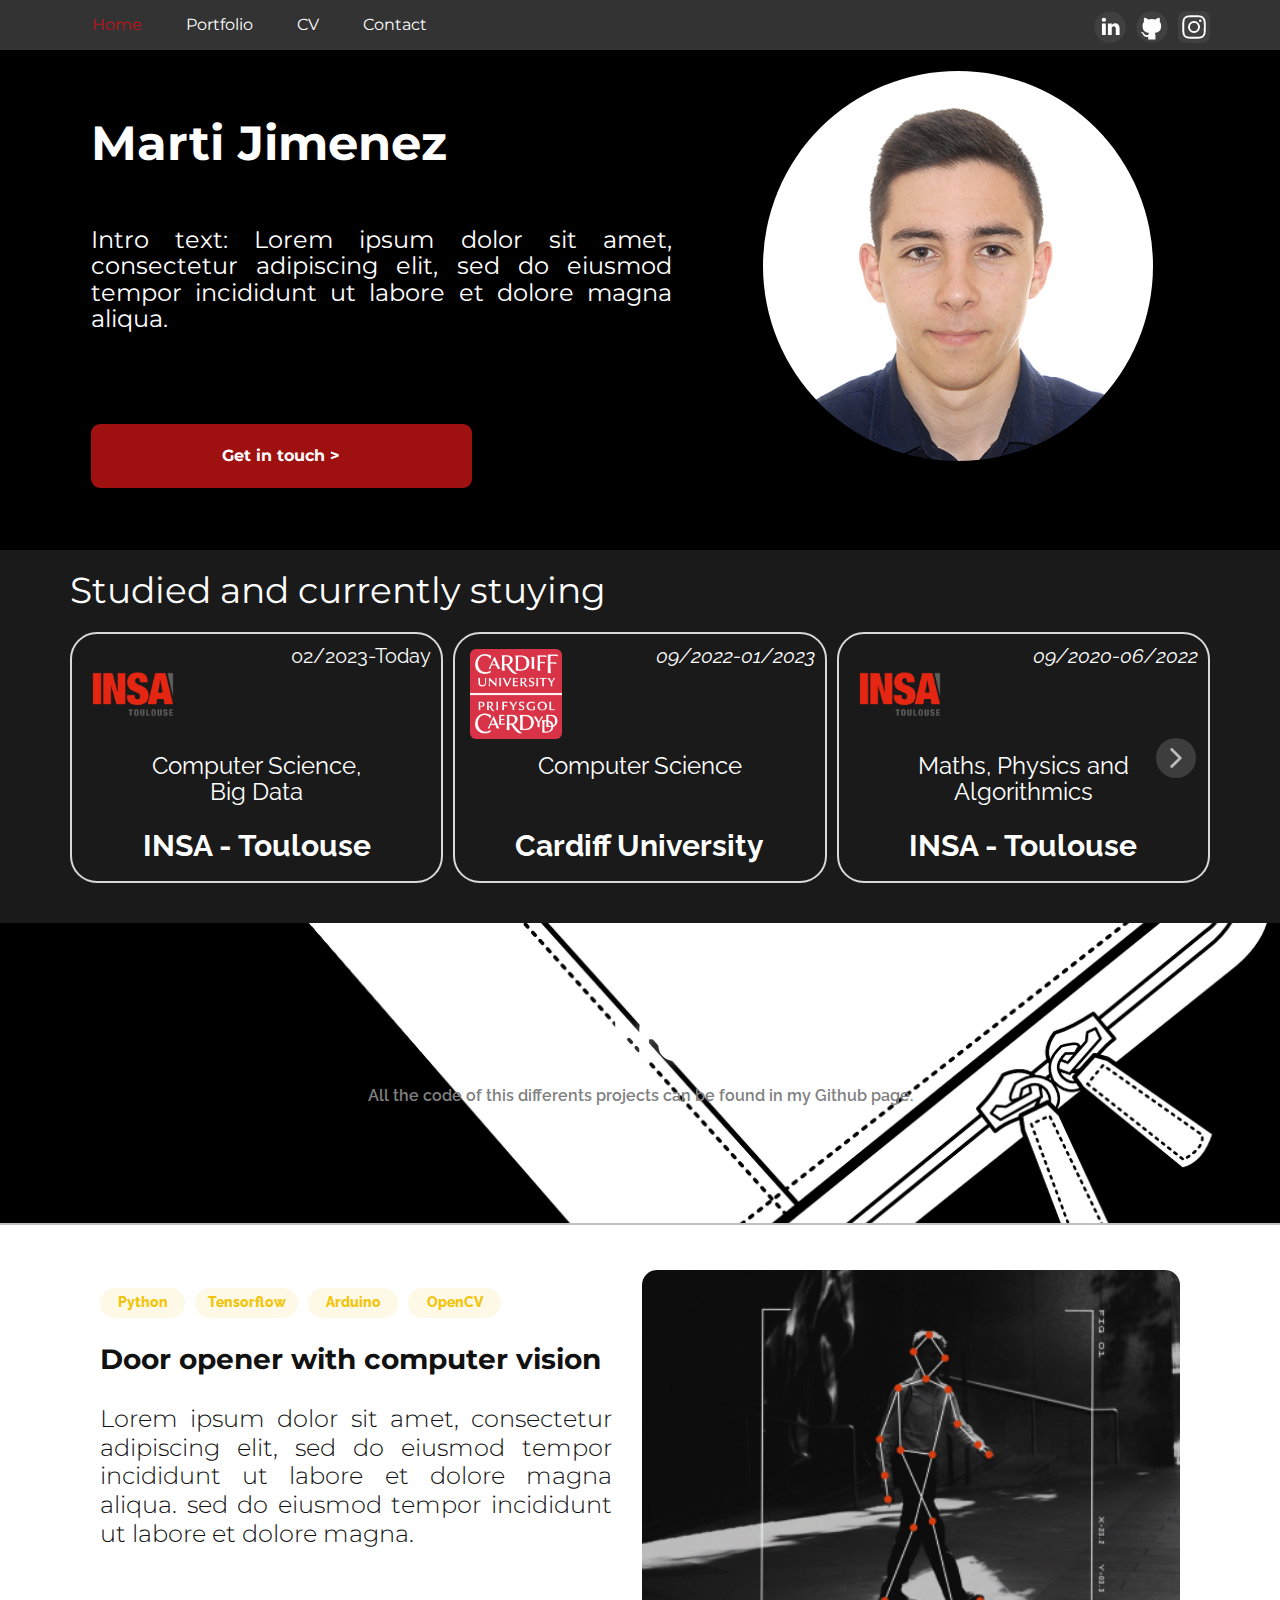
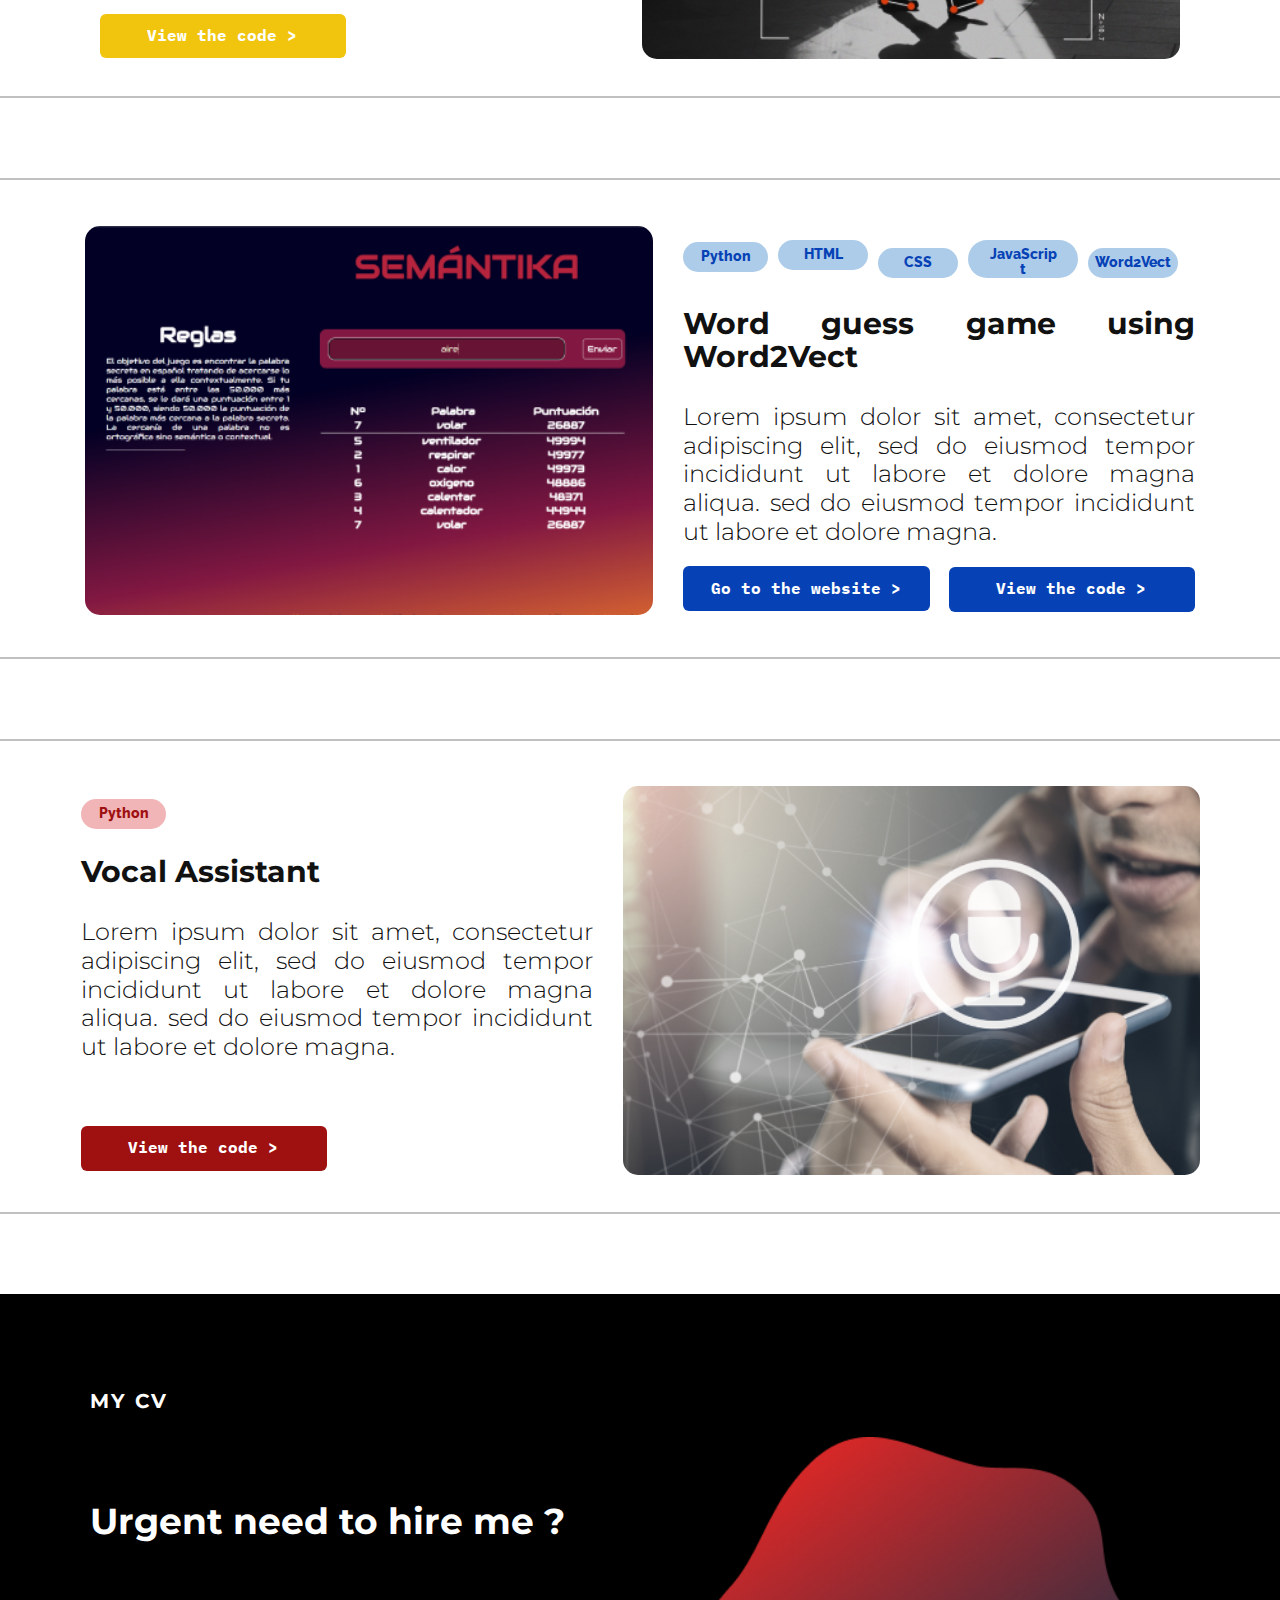
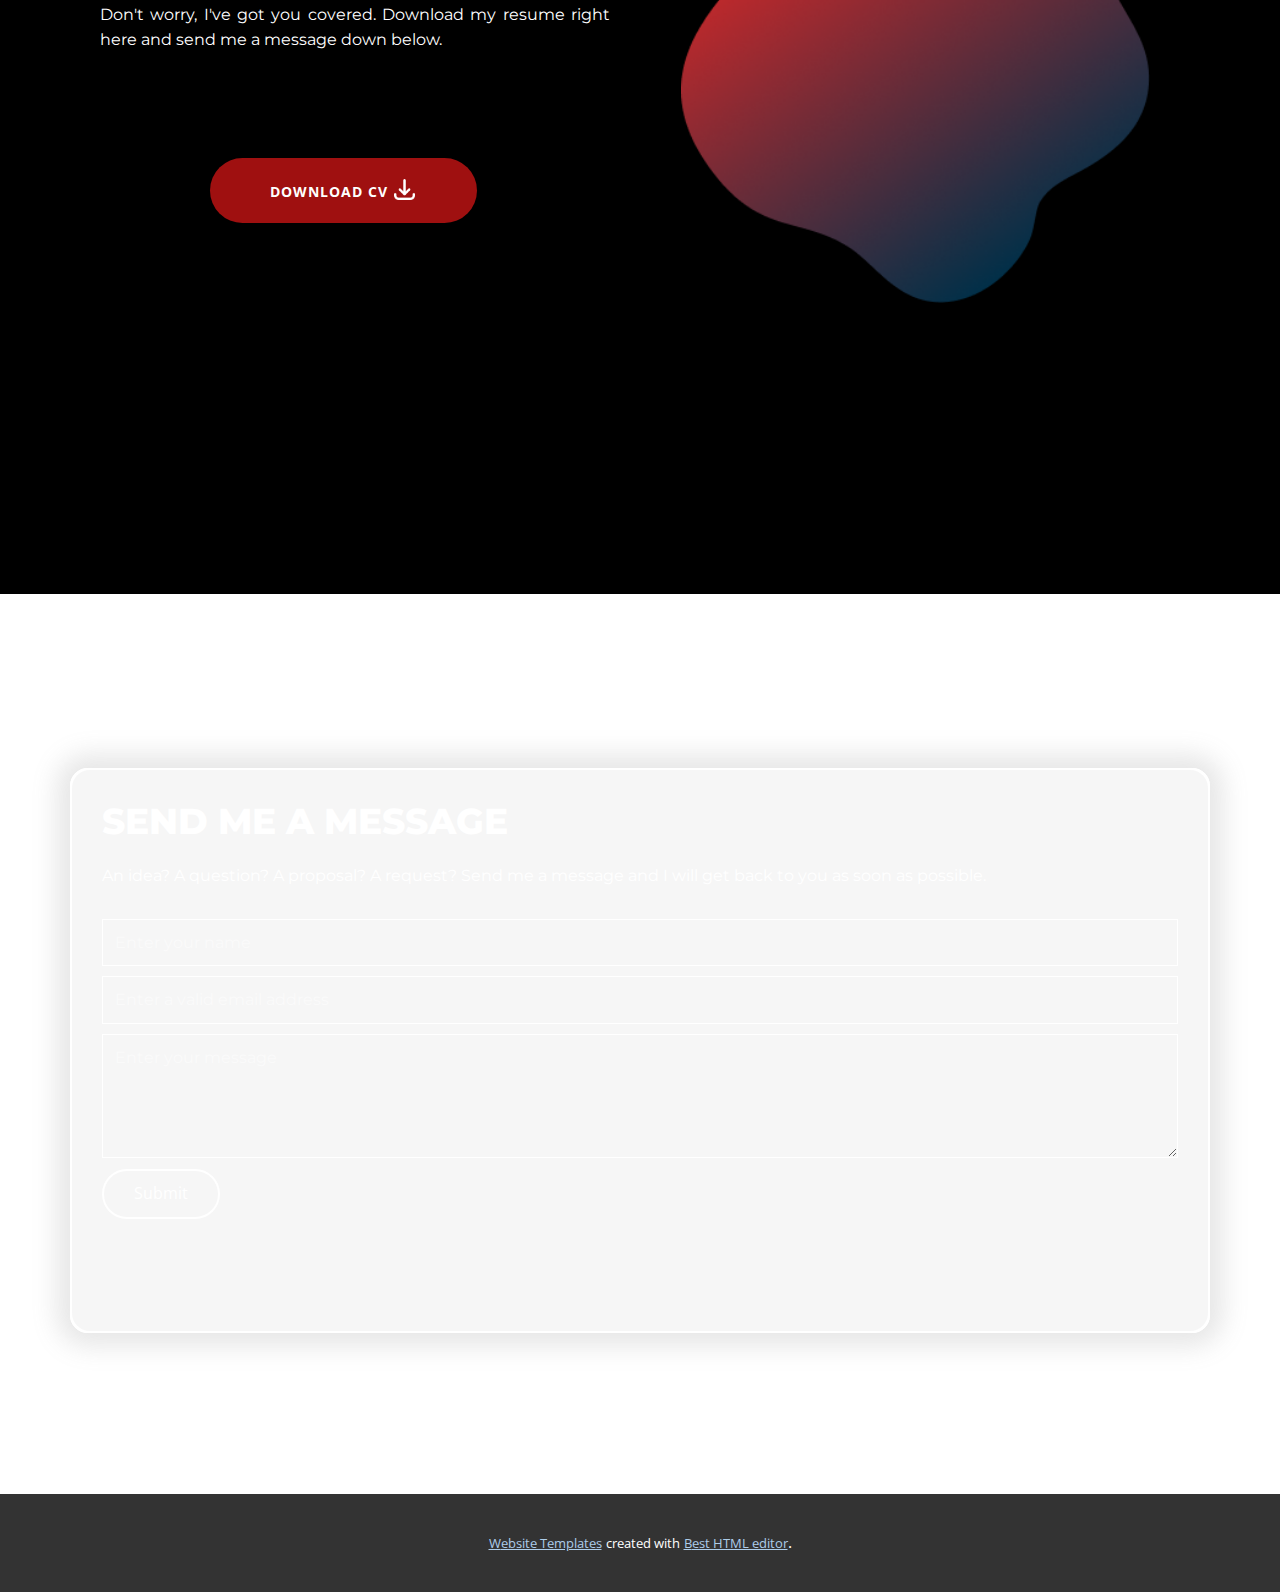
<file: Home.html>
<!DOCTYPE html>
<html style="font-size: 16px;" lang="fr"><head>
    <meta name="viewport" content="width=device-width, initial-scale=1.0">
    <meta charset="utf-8">
    <meta name="keywords" content="Marti Jimenez, ​Intro text: Lorem ipsum dolor sit amet, consectetur adipiscing elit, sed do eiusmod tempor incididunt ut labore et dolore magna aliqua.​">
    <meta name="description" content="">
    <title>Home</title>
    <link rel="stylesheet" href="nicepage.css" media="screen">
<link rel="stylesheet" href="Home.css" media="screen">
    <script class="u-script" type="text/javascript" src="jquery.js" defer=""></script>
    <script class="u-script" type="text/javascript" src="nicepage.js" defer=""></script>
    <meta name="generator" content="Nicepage 4.13.4, nicepage.com">
    <link id="u-theme-google-font" rel="stylesheet" href="https://fonts.googleapis.com/css?family=Roboto:100,100i,300,300i,400,400i,500,500i,700,700i,900,900i|Open+Sans:300,300i,400,400i,500,500i,600,600i,700,700i,800,800i">
    <link id="u-page-google-font" rel="stylesheet" href="https://fonts.googleapis.com/css?family=Montserrat:100,100i,200,200i,300,300i,400,400i,500,500i,600,600i,700,700i,800,800i,900,900i|Raleway:100,100i,200,200i,300,300i,400,400i,500,500i,600,600i,700,700i,800,800i,900,900i|IBM+Plex+Mono:100,100i,200,200i,300,300i,400,400i,500,500i,600,600i,700,700i">
    
    
    
    
    
    
    
    
    
    
    
    
    <script type="application/ld+json">{
		"@context": "http://schema.org",
		"@type": "Organization",
		"name": "Portfoliov1",
		"sameAs": [
				"https://instagram.com/name"
		]
}</script>
    <meta name="theme-color" content="#478ac9">
    <meta property="og:title" content="Home">
    <meta property="og:description" content="">
    <meta property="og:type" content="website">
  <script src="https://www.google.com/recaptcha/api.js?render=6LckwtYgAAAAAP1rZDPpQq5MMFkNCkyQZg5njESa"></script>
    <script>
( function( grecaptcha, sitekey, actions ) {

	var recaptcha = {

		execute: function( action ) {
			grecaptcha.execute(
				sitekey,
				{ action: action }
			).then( function( token ) {
				var forms = document.getElementsByTagName( 'form' );

				for ( var i = 0; i < forms.length; i++ ) {
					var fields = forms[ i ].getElementsByTagName( 'input' );

					for ( var j = 0; j < fields.length; j++ ) {
						var field = fields[ j ];

						if ( 'recaptchaResponse' === field.getAttribute( 'name' ) ) {
							field.setAttribute( 'value', token );
							break;
						}
					}
				}
			} );
		},

		executeContact: function() {
			recaptcha.execute( actions[ 'contact' ] );
		}
	};

	grecaptcha.ready(
		recaptcha.executeContact
	);

	document.addEventListener( 'change',
		recaptcha.executeContact, false
	);
} )(
	grecaptcha,
	'6LckwtYgAAAAAP1rZDPpQq5MMFkNCkyQZg5njESa',
	{"contact":"contact"}
);
    </script>
</head>
  <body class="u-body u-overlap u-xl-mode"><header class="u-clearfix u-grey-80 u-header u-header" id="sec-9f01"><div class="u-align-left u-clearfix u-sheet u-sheet-1">
        <nav class="u-menu u-menu-dropdown u-menu-open-right u-offcanvas u-menu-1" data-position="Bar-navigation-header">
          <div class="menu-collapse u-custom-font u-font-montserrat" style="font-weight: 600;">
            <a class="u-button-style u-custom-text-active-color u-custom-text-hover-color u-nav-link" href="#">
              <svg class="u-svg-link" viewBox="0 0 24 24"><use xmlns:xlink="http://www.w3.org/1999/xlink" xlink:href="#svg-c847"></use></svg>
              <svg class="u-svg-content" version="1.1" id="svg-c847" viewBox="0 0 16 16" x="0px" y="0px" xmlns:xlink="http://www.w3.org/1999/xlink" xmlns="http://www.w3.org/2000/svg"><g><rect y="1" width="16" height="2"></rect><rect y="7" width="16" height="2"></rect><rect y="13" width="16" height="2"></rect>
</g></svg>
            </a>
          </div>
          <div class="u-custom-menu u-nav-container">
            <ul class="u-custom-font u-font-montserrat u-nav u-unstyled u-nav-1"><li class="u-nav-item"><a class="u-button-style u-nav-link u-text-hover-custom-color-4" href="Home.html#sec-36c4" data-page-id="603716486" style="padding: 10px 22px;">Home</a>
</li><li class="u-nav-item"><a class="u-button-style u-nav-link u-text-hover-custom-color-4" href="Home.html#sec-7b06" data-page-id="603716486" style="padding: 10px 22px;">Portfolio</a>
</li><li class="u-nav-item"><a class="u-button-style u-nav-link u-text-hover-custom-color-4" href="Home.html#carousel_cfc2" data-page-id="603716486" style="padding: 10px 22px;">CV</a>
</li><li class="u-nav-item"><a class="u-button-style u-nav-link u-text-hover-custom-color-4" href="Home.html#carousel_9e34" data-page-id="603716486" style="padding: 10px 22px;">Contact</a>
</li></ul>
          </div>
          <div class="u-custom-menu u-nav-container-collapse">
            <div class="u-black u-container-style u-inner-container-layout u-opacity u-opacity-90 u-sidenav">
              <div class="u-inner-container-layout u-sidenav-overflow">
                <div class="u-menu-close"></div>
                <ul class="u-align-center u-custom-font u-font-raleway u-nav u-popupmenu-items u-spacing-0 u-text-hover-palette-2-base u-unstyled u-nav-2"><li class="u-nav-item"><a class="u-button-style u-nav-link" href="Home.html#sec-36c4" data-page-id="603716486">Home</a>
</li><li class="u-nav-item"><a class="u-button-style u-nav-link" href="Home.html#sec-7b06" data-page-id="603716486">Portfolio</a>
</li><li class="u-nav-item"><a class="u-button-style u-nav-link" href="Home.html#carousel_cfc2" data-page-id="603716486">CV</a>
</li><li class="u-nav-item"><a class="u-button-style u-nav-link" href="Home.html#carousel_9e34" data-page-id="603716486">Contact</a>
</li></ul>
              </div>
            </div>
            <div class="u-black u-menu-overlay u-opacity u-opacity-0"></div>
          </div>
        </nav>
        <div class="u-social-icons u-spacing-10 u-social-icons-1">
          <a class="u-social-url" target="_blank" data-type="LinkedIn" title="LinkedIn" href=""><span class="u-icon u-social-icon u-social-linkedin u-text-grey-75 u-icon-1"><svg class="u-svg-link" preserveAspectRatio="xMidYMin slice" viewBox="0 0 112 112" style=""><use xmlns:xlink="http://www.w3.org/1999/xlink" xlink:href="#svg-e02a"></use></svg><svg class="u-svg-content" viewBox="0 0 112 112" x="0" y="0" id="svg-e02a"><circle fill="currentColor" cx="56.1" cy="56.1" r="55"></circle><path fill="#FFFFFF" d="M41.3,83.7H27.9V43.4h13.4V83.7z M34.6,37.9L34.6,37.9c-4.6,0-7.5-3.1-7.5-7c0-4,3-7,7.6-7s7.4,3,7.5,7
            C42.2,34.8,39.2,37.9,34.6,37.9z M89.6,83.7H76.2V62.2c0-5.4-1.9-9.1-6.8-9.1c-3.7,0-5.9,2.5-6.9,4.9c-0.4,0.9-0.4,2.1-0.4,3.3v22.5
            H48.7c0,0,0.2-36.5,0-40.3h13.4v5.7c1.8-2.7,5-6.7,12.1-6.7c8.8,0,15.4,5.8,15.4,18.1V83.7z"></path></svg></span>
          </a>
          <a class="u-social-url" target="_blank" data-type="Github" title="Github" href=""><span class="u-icon u-social-github u-social-icon u-text-grey-75 u-icon-2"><svg class="u-svg-link" preserveAspectRatio="xMidYMin slice" viewBox="0 0 112 112" style=""><use xmlns:xlink="http://www.w3.org/1999/xlink" xlink:href="#svg-e913"></use></svg><svg class="u-svg-content" viewBox="0 0 112 112" x="0" y="0" id="svg-e913"><circle fill="currentColor" cx="56.1" cy="56.1" r="55"></circle><path fill="#FFFFFF" d="M88,51.3c0-5.5-1.9-10.2-5.3-13.7c0.6-1.3,2.3-6.5-0.5-13.5c0,0-4.2-1.4-14,5.3c-4.1-1.1-8.4-1.7-12.7-1.8
	c-4.3,0-8.7,0.6-12.7,1.8c-9.7-6.6-14-5.3-14-5.3c-2.8,7-1,12.2-0.5,13.5C25,41.2,23,45.7,23,51.3c0,19.6,11.9,23.9,23.3,25.2
	c-1.5,1.3-2.8,3.5-3.2,6.8c-3,1.3-10.2,3.6-14.9-4.3c0,0-2.7-4.9-7.8-5.3c0,0-5-0.1-0.4,3.1c0,0,3.3,1.6,5.6,7.5c0,0,3,9.1,17.2,6
	c0,4.3,0.1,8.3,0.1,9.5h25.2c0-1.7,0.1-7.2,0.1-14c0-4.7-1.7-7.9-3.4-9.4C76,75.2,88,70.9,88,51.3z"></path></svg></span>
          </a>
          <a class="u-social-url" title="instagram" target="_blank" href="https://instagram.com/name"><span class="u-file-icon u-icon u-social-icon u-social-instagram u-text-grey-75 u-icon-3"><img src="images/2111463.png" alt=""></span>
          </a>
        </div>
      </div></header>
    <section class="u-black u-clearfix u-section-1" id="sec-36c4">
      <div class="u-clearfix u-sheet u-valign-middle-lg u-valign-middle-md u-sheet-1">
        <div class="u-clearfix u-expanded-width-lg u-expanded-width-md u-expanded-width-sm u-expanded-width-xs u-layout-wrap u-layout-wrap-1">
          <div class="u-gutter-0 u-layout">
            <div class="u-layout-col">
              <div class="u-size-60">
                <div class="u-layout-row">
                  <div class="u-container-style u-layout-cell u-size-60 u-layout-cell-1">
                    <div class="u-container-layout u-container-layout-1">
                      <div class="u-image u-image-circle u-preserve-proportions u-image-1" alt="" data-image-width="450" data-image-height="500"></div>
                      <h1 class="u-custom-font u-font-montserrat u-text u-text-default u-text-1">Marti Jimenez</h1>
                      <h2 class="u-align-justify u-custom-font u-font-montserrat u-text u-text-2"> Intro text: Lorem ipsum dolor sit amet, consectetur adipiscing elit, sed do eiusmod tempor incididunt ut labore et dolore magna aliqua.​&nbsp;</h2>
                      <a href="Home.html#carousel_9e34" data-page-id="603716486" class="u-align-left u-border-none u-btn u-btn-round u-button-style u-custom-color-1 u-custom-font u-font-montserrat u-hover-custom-color-4 u-radius-9 u-btn-1">Get in touch &gt;</a>
                    </div>
                  </div>
                </div>
              </div>
            </div>
          </div>
        </div>
      </div>
    </section>
    <section class="u-clearfix u-grey-90 u-section-2" id="sec-fa94">
      <div class="u-clearfix u-sheet u-sheet-1">
        <h1 class="u-align-center-xs u-custom-font u-font-montserrat u-text u-text-default u-text-1">Studied and currently stu​ying </h1><!--blog--><!--blog_options_json--><!--{"type":"Recent","source":"","tags":"","count":""}--><!--/blog_options_json-->
        <div class="u-blog u-container-style u-expanded-width u-layout-horizontal u-blog-1">
          <div class="u-list-control"></div>
          <div class="u-repeater u-repeater-1"><!--blog_post-->
            <div class="u-blog-post u-border-2 u-border-grey-15 u-container-style u-radius-27 u-repeater-item u-shape-round">
              <div class="u-container-layout u-similar-container u-container-layout-1">
                <h3 class="u-align-center-lg u-align-center-md u-align-center-sm u-align-center-xs u-custom-font u-font-raleway u-text u-text-default u-text-2">
                  <span style="font-style: normal;">02</span>
                  <span style="font-style: normal;">/</span>
                  <span style="font-style: normal;">2023</span>
                  <span style="font-style: normal;">-</span>
                  <span style="font-style: normal;">Today</span>
                  <span style="font-style: normal;">
                    <span style="font-style: italic;">
                      <span style="font-style: normal;"></span>
                    </span>
                  </span>
                </h3>
                <a class="u-post-header-link" href="blog/insa-toulouse.html"><!--blog_post_image-->
                  <img src="images/insa-img.png" alt="" class="u-blog-control u-image u-image-round u-radius-6 u-image-1" data-image-width="512" data-image-height="512"><!--/blog_post_image-->
                </a>
                <h2 class="u-align-center u-custom-font u-font-raleway u-text u-text-3">Computer Science,<br>Big Data
                </h2>
                <h1 class="u-align-center u-custom-font u-font-raleway u-text u-text-default-xl u-text-4">INSA - Toulouse </h1>
              </div>
            </div><!--/blog_post--><!--blog_post-->
            <div class="u-blog-post u-border-2 u-border-grey-15 u-container-style u-radius-27 u-repeater-item u-shape-round">
              <div class="u-container-layout u-similar-container u-container-layout-2">
                <h3 class="u-align-center-lg u-align-center-md u-align-center-sm u-align-center-xs u-custom-font u-font-raleway u-text u-text-default u-text-5">09/2022-01/2023</h3>
                <a class="u-post-header-link" href="blog/post-4.html"><!--blog_post_image-->
                  <img src="images/cardiff-img.png" alt="" class="u-blog-control u-image u-image-round u-radius-6 u-image-2" data-image-width="1200" data-image-height="1152"><!--/blog_post_image-->
                </a>
                <h2 class="u-align-center u-custom-font u-font-raleway u-text u-text-6">Computer Science<br>
                  <br>
                </h2>
                <h1 class="u-align-center u-custom-font u-font-raleway u-text u-text-default-xl u-text-7">Cardiff University</h1>
              </div>
            </div><!--/blog_post--><!--blog_post-->
            <div class="u-blog-post u-border-2 u-border-grey-15 u-container-style u-radius-27 u-repeater-item u-shape-round">
              <div class="u-container-layout u-similar-container u-container-layout-3">
                <h3 class="u-align-center-lg u-align-center-md u-align-center-sm u-align-center-xs u-custom-font u-font-raleway u-text u-text-default u-text-8">09/2020-06/2022</h3>
                <a class="u-post-header-link" href="blog/post-3.html"><!--blog_post_image-->
                  <img src="images/insa-img.png" alt="" class="u-blog-control u-image u-image-round u-radius-6 u-image-3" data-image-width="512" data-image-height="512"><!--/blog_post_image-->
                </a>
                <h2 class="u-align-center u-custom-font u-font-raleway u-text u-text-9">Maths, Physics and<br>Algorithmics
                </h2>
                <h1 class="u-align-center u-custom-font u-font-raleway u-text u-text-default-xl u-text-10">INSA - Toulouse</h1>
              </div>
            </div><!--/blog_post--><!--blog_post-->
            <div class="u-blog-post u-border-2 u-border-grey-15 u-container-style u-radius-27 u-repeater-item u-shape-round">
              <div class="u-container-layout u-similar-container u-container-layout-4">
                <h3 class="u-align-center-lg u-align-center-md u-align-center-sm u-align-center-xs u-custom-font u-font-raleway u-text u-text-default u-text-11">07/2020</h3>
                <a class="u-post-header-link" href="blog/post-2.html"><!--blog_post_image-->
                  <img src="images/lycee-img.png" alt="" class="u-blog-control u-image u-image-round u-radius-6 u-image-4" data-image-width="224" data-image-height="224"><!--/blog_post_image-->
                </a>
                <h2 class="u-align-center u-custom-font u-font-raleway u-text u-text-12">French HS diploma,<br>Science major
                </h2>
                <h1 class="u-align-center u-custom-font u-font-raleway u-text u-text-default-xl u-text-13">Déodat de Severac</h1>
              </div>
            </div><!--/blog_post-->
          </div>
          <div class="u-list-control"></div>
          <a class="u-gallery-nav u-gallery-nav-prev u-grey-70 u-icon-circle u-opacity u-opacity-70 u-spacing-10 u-text-white u-gallery-nav-1" href="#" role="button">
            <span aria-hidden="true">
              <svg viewBox="0 0 451.847 451.847"><path d="M97.141,225.92c0-8.095,3.091-16.192,9.259-22.366L300.689,9.27c12.359-12.359,32.397-12.359,44.751,0
c12.354,12.354,12.354,32.388,0,44.748L173.525,225.92l171.903,171.909c12.354,12.354,12.354,32.391,0,44.744
c-12.354,12.365-32.386,12.365-44.745,0l-194.29-194.281C100.226,242.115,97.141,234.018,97.141,225.92z"></path></svg>
            </span>
            <span class="sr-only">
              <svg viewBox="0 0 451.847 451.847"><path d="M97.141,225.92c0-8.095,3.091-16.192,9.259-22.366L300.689,9.27c12.359-12.359,32.397-12.359,44.751,0
c12.354,12.354,12.354,32.388,0,44.748L173.525,225.92l171.903,171.909c12.354,12.354,12.354,32.391,0,44.744
c-12.354,12.365-32.386,12.365-44.745,0l-194.29-194.281C100.226,242.115,97.141,234.018,97.141,225.92z"></path></svg>
            </span>
          </a>
          <a class="u-gallery-nav u-gallery-nav-next u-grey-70 u-icon-circle u-opacity u-opacity-70 u-spacing-10 u-text-white u-gallery-nav-2" href="#" role="button">
            <span aria-hidden="true">
              <svg viewBox="0 0 451.846 451.847"><path d="M345.441,248.292L151.154,442.573c-12.359,12.365-32.397,12.365-44.75,0c-12.354-12.354-12.354-32.391,0-44.744
L278.318,225.92L106.409,54.017c-12.354-12.359-12.354-32.394,0-44.748c12.354-12.359,32.391-12.359,44.75,0l194.287,194.284
c6.177,6.18,9.262,14.271,9.262,22.366C354.708,234.018,351.617,242.115,345.441,248.292z"></path></svg>
            </span>
            <span class="sr-only">
              <svg viewBox="0 0 451.846 451.847"><path d="M345.441,248.292L151.154,442.573c-12.359,12.365-32.397,12.365-44.75,0c-12.354-12.354-12.354-32.391,0-44.744
L278.318,225.92L106.409,54.017c-12.354-12.359-12.354-32.394,0-44.748c12.354-12.359,32.391-12.359,44.75,0l194.287,194.284
c6.177,6.18,9.262,14.271,9.262,22.366C354.708,234.018,351.617,242.115,345.441,248.292z"></path></svg>
            </span>
          </a>
        </div><!--/blog-->
      </div>
    </section>
    <section class="skrollable u-clearfix u-image u-parallax u-shading u-section-3" id="sec-7b06" data-image-width="1268" data-image-height="1280">
      <div class="u-clearfix u-sheet u-sheet-1">
        <h1 class="u-align-center u-custom-font u-font-raleway u-text u-text-default u-text-1">Portfolio</h1>
        <h2 class="u-align-center u-custom-font u-font-raleway u-text u-text-default u-text-grey-50 u-text-2">All the code of this differents projects can be found in my Github page.</h2>
      </div>
    </section>
    <section class="u-align-center u-border-2 u-border-grey-25 u-border-no-left u-border-no-right u-clearfix u-section-4" id="carousel_bb88">
      <div class="u-clearfix u-sheet u-valign-middle-xl u-valign-middle-xs u-sheet-1"><!--product--><!--product_options_json--><!--{"source":""}--><!--/product_options_json--><!--product_item-->
        <div class="u-container-style u-expanded-width u-product u-product-1">
          <div class="u-container-layout u-valign-top-sm u-valign-top-xs u-container-layout-1"><!--product_image-->
            <img alt="" class="u-expanded-width-sm u-expanded-width-xs u-image u-image-round u-product-control u-radius-15 u-image-1" src="images/door_opener_computer_vision.jpg" data-image-width="445" data-image-height="300"><!--/product_image-->
            <div class="u-align-justify u-container-style u-expanded-width-sm u-expanded-width-xs u-group u-shape-rectangle u-group-1">
              <div class="u-container-layout u-valign-bottom u-container-layout-2">
                <div class="u-container-style u-group u-palette-3-light-3 u-radius-50 u-shape-round u-group-2">
                  <div class="u-container-layout u-container-layout-3">
                    <h2 class="u-align-center u-custom-font u-font-raleway u-text u-text-default u-text-palette-3-base u-text-1">Python</h2>
                  </div>
                </div>
                <div class="u-container-style u-group u-palette-3-light-3 u-radius-50 u-shape-round u-group-3">
                  <div class="u-container-layout u-container-layout-4">
                    <h2 class="u-align-center u-custom-font u-font-raleway u-text u-text-palette-3-base u-text-2">Tensorflow</h2>
                  </div>
                </div>
                <div class="u-container-style u-group u-palette-3-light-3 u-radius-50 u-shape-round u-group-4">
                  <div class="u-container-layout u-container-layout-5">
                    <h2 class="u-align-center u-custom-font u-font-raleway u-text u-text-default u-text-palette-3-base u-text-3">Arduino</h2>
                  </div>
                </div>
                <div class="u-container-style u-group u-palette-3-light-3 u-radius-50 u-shape-round u-group-5">
                  <div class="u-container-layout u-container-layout-6">
                    <h2 class="u-align-center u-custom-font u-font-raleway u-text u-text-default u-text-palette-3-base u-text-4">OpenCV</h2>
                  </div>
                </div>
                <h1 class="u-custom-font u-font-montserrat u-text u-text-5">Door opener with computer vision</h1>
                <h3 class="u-custom-font u-font-montserrat u-text u-text-6"> Lorem ipsum dolor sit amet, consectetur adipiscing elit, sed do eiusmod tempor incididunt ut labore et dolore magna aliqua. sed do eiusmod tempor incididunt ut labore et dolore magna.</h3><!--product_button--><!--options_json--><!--{"clickType":"add-to-cart","content":"View the code &gt;"}--><!--/options_json-->
                <a href="https://github.com/Marti2405" class="u-align-left u-border-none u-btn u-btn-round u-button-style u-custom-font u-hover-palette-3-light-1 u-palette-3-base u-product-control u-radius-6 u-text-active-white u-text-white u-btn-1"><!--product_button_content-->View the code &gt;<!--/product_button_content--></a><!--/product_button-->
              </div>
            </div>
          </div>
        </div><!--/product_item--><!--/product-->
      </div>
    </section>
    <section class="skrollable u-clearfix u-image u-parallax u-shading u-section-5" id="sec-714f" data-image-width="1268" data-image-height="1280">
      <div class="u-clearfix u-sheet u-sheet-1"></div>
    </section>
    <section class="u-align-center u-border-2 u-border-grey-25 u-border-no-left u-border-no-right u-clearfix u-section-6" id="carousel_d687">
      <div class="u-clearfix u-sheet u-valign-bottom-lg u-sheet-1"><!--product--><!--product_options_json--><!--{"source":""}--><!--/product_options_json--><!--product_item-->
        <div class="u-container-style u-expanded-width u-product u-product-1">
          <div class="u-container-layout u-valign-bottom-md u-valign-bottom-sm u-valign-bottom-xs u-container-layout-1"><!--product_image-->
            <img alt="" class="u-expanded-width-sm u-expanded-width-xs u-image u-image-round u-product-control u-radius-15 u-image-1" src="images/semantika_img.png" data-image-width="445" data-image-height="305"><!--/product_image-->
            <div class="u-align-justify u-container-style u-expanded-width-sm u-expanded-width-xs u-group u-shape-rectangle u-group-1">
              <div class="u-container-layout u-container-layout-2">
                <div class="u-container-style u-group u-palette-1-light-2 u-radius-50 u-shape-round u-group-2">
                  <div class="u-container-layout u-container-layout-3">
                    <h2 class="u-align-center u-custom-font u-font-raleway u-text u-text-custom-color-3 u-text-default u-text-1">Python</h2>
                  </div>
                </div>
                <div class="u-container-style u-group u-palette-1-light-2 u-radius-50 u-shape-round u-group-3">
                  <div class="u-container-layout u-container-layout-4">
                    <h2 class="u-align-center u-custom-font u-font-raleway u-text u-text-palette-3-base u-text-2">
                      <span class="u-text-custom-color-3">HTML</span>
                      <span class="u-text-custom-color-3"></span>
                    </h2>
                  </div>
                </div>
                <div class="u-container-style u-group u-palette-1-light-2 u-radius-50 u-shape-round u-group-4">
                  <div class="u-container-layout u-container-layout-5">
                    <h2 class="u-align-center u-custom-font u-font-raleway u-text u-text-custom-color-3 u-text-3">JavaScript</h2>
                  </div>
                </div>
                <div class="u-container-style u-group u-palette-1-light-2 u-radius-50 u-shape-round u-group-5">
                  <div class="u-container-layout u-container-layout-6">
                    <h2 class="u-align-center u-custom-font u-font-raleway u-text u-text-custom-color-3 u-text-default u-text-4">CSS</h2>
                  </div>
                </div>
                <div class="u-container-style u-group u-palette-1-light-2 u-radius-50 u-shape-round u-group-6">
                  <div class="u-container-layout u-container-layout-7">
                    <h2 class="u-align-center u-custom-font u-font-raleway u-text u-text-palette-3-base u-text-5">
                      <span class="u-text-custom-color-3">Word2Vect</span>
                      <span class="u-text-custom-color-3"></span>
                    </h2>
                  </div>
                </div>
                <h1 class="u-custom-font u-font-montserrat u-text u-text-6">Word guess game using Word2Vect</h1>
                <h3 class="u-custom-font u-font-montserrat u-text u-text-7"> Lorem ipsum dolor sit amet, consectetur adipiscing elit, sed do eiusmod tempor incididunt ut labore et dolore magna aliqua. sed do eiusmod tempor incididunt ut labore et dolore magna.</h3><!--product_button--><!--options_json--><!--{"clickType":"add-to-cart","content":"Go to the website &gt;"}--><!--/options_json-->
                <a href="https://marti2405.github.io/semantika/" class="u-align-left u-border-none u-btn u-btn-round u-button-style u-custom-color-3 u-custom-font u-hover-palette-1-base u-product-control u-radius-6 u-text-active-white u-text-white u-btn-1"><!--product_button_content-->Go to the website &gt;<!--/product_button_content--></a><!--/product_button--><!--product_button--><!--options_json--><!--{"clickType":"add-to-cart","content":"View the code &gt;"}--><!--/options_json-->
                <a href="https://github.com/Marti2405/Marti2405.github.io/tree/main/semantika" class="u-border-none u-btn u-btn-round u-button-style u-custom-color-3 u-custom-font u-hover-palette-1-base u-product-control u-radius-6 u-text-active-white u-text-white u-btn-2"><!--product_button_content-->View the code &gt;<!--/product_button_content--></a><!--/product_button-->
              </div>
            </div>
          </div>
        </div><!--/product_item--><!--/product-->
      </div>
    </section>
    <section class="skrollable u-clearfix u-image u-parallax u-shading u-section-7" id="carousel_92f9" data-image-width="1268" data-image-height="1280">
      <div class="u-clearfix u-sheet u-sheet-1"></div>
    </section>
    <section class="u-align-center u-border-2 u-border-grey-25 u-border-no-left u-border-no-right u-clearfix u-section-8" id="carousel_2034">
      <div class="u-clearfix u-sheet u-valign-middle-xl u-sheet-1"><!--product--><!--product_options_json--><!--{"source":""}--><!--/product_options_json--><!--product_item-->
        <div class="u-container-style u-expanded-width u-product u-product-1">
          <div class="u-container-layout u-valign-top-sm u-container-layout-1"><!--product_image-->
            <img alt="" class="u-expanded-width-sm u-image u-image-round u-product-control u-radius-15 u-image-1" src="images/vocal_assistant.png" data-image-width="445" data-image-height="300"><!--/product_image-->
            <div class="u-align-justify u-container-style u-expanded-width-sm u-expanded-width-xs u-group u-shape-rectangle u-group-1">
              <div class="u-container-layout u-valign-bottom-xs u-container-layout-2">
                <div class="u-container-style u-group u-palette-2-light-2 u-radius-50 u-shape-round u-group-2">
                  <div class="u-container-layout u-container-layout-3">
                    <h2 class="u-align-center u-custom-font u-font-raleway u-text u-text-custom-color-1 u-text-default u-text-1">Python</h2>
                  </div>
                </div>
                <h1 class="u-custom-font u-font-montserrat u-text u-text-2">Vocal Assistant</h1>
                <h3 class="u-custom-font u-font-montserrat u-text u-text-3"> Lorem ipsum dolor sit amet, consectetur adipiscing elit, sed do eiusmod tempor incididunt ut labore et dolore magna aliqua. sed do eiusmod tempor incididunt ut labore et dolore magna.</h3><!--product_button--><!--options_json--><!--{"clickType":"add-to-cart","content":"View the code &gt;"}--><!--/options_json-->
                <a href="https://github.com/Marti2405" class="u-border-none u-btn u-btn-round u-button-style u-custom-color-1 u-custom-font u-hover-custom-color-4 u-product-control u-radius-6 u-text-active-white u-text-white u-btn-1"><!--product_button_content-->View the code &gt;<!--/product_button_content--></a><!--/product_button-->
              </div>
            </div>
          </div>
        </div><!--/product_item--><!--/product-->
      </div>
    </section>
    <section class="skrollable u-clearfix u-image u-parallax u-shading u-section-9" id="carousel_395d" data-image-width="1268" data-image-height="1280">
      <div class="u-clearfix u-sheet u-sheet-1"></div>
    </section>
    <section class="u-black u-clearfix u-section-10" id="carousel_cfc2">
      <div class="u-clearfix u-sheet u-sheet-1">
        <div class="u-clearfix u-layout-wrap u-layout-wrap-1">
          <div class="u-layout">
            <div class="u-layout-row">
              <div class="u-container-style u-layout-cell u-size-60 u-layout-cell-1">
                <div class="u-container-layout u-valign-top-lg u-valign-top-md u-valign-top-sm u-valign-top-xs u-container-layout-1">
                  <h5 class="u-custom-font u-font-montserrat u-text u-text-default u-text-1">My CV</h5>
                  <h2 class="u-align-justify-xl u-align-left-lg u-align-left-md u-align-left-sm u-align-left-xs u-custom-font u-font-montserrat u-text u-text-2">Urgent need to hire me ?<br>
                  </h2>
                  <p class="u-align-justify u-custom-font u-font-montserrat u-text u-text-3">Don't worry, I've got you covered. Download my resume right here and send me a message down below.</p>
                  <a href="files/cv.pdf" class="u-border-none u-btn u-btn-round u-button-style u-custom-color-1 u-file-link u-hover-custom-color-4 u-radius-50 u-text-active-white u-text-hover-white u-btn-1">Download cv&nbsp;<span class="u-file-icon u-icon u-text-white u-icon-1"><img src="images/7268609.png" alt=""></span>
                  </a>
                </div>
              </div>
            </div>
          </div>
        </div>
        <img class="u-image u-image-1" src="images/Vector.png" data-image-width="383" data-image-height="381">
      </div>
      
    </section>
    <section class="skrollable u-clearfix u-image u-parallax u-shading u-valign-bottom-md u-valign-bottom-sm u-valign-bottom-xl u-valign-bottom-xs u-section-11" id="carousel_9e34" data-image-width="1280" data-image-height="720">
      <div class="u-clearfix u-layout-wrap u-layout-wrap-1">
        <div class="u-layout">
          <div class="u-layout-row">
            <div class="u-size-60">
              <div class="u-layout-col">
                <div class="u-container-style u-grey-25 u-layout-cell u-opacity u-opacity-15 u-radius-18 u-right-cell u-shape-round u-size-60 u-layout-cell-1">
                  <div class="u-border-2 u-border-white u-container-layout u-container-layout-1">
                    <h3 class="u-custom-font u-font-montserrat u-text u-text-default u-text-white u-text-1">send me a message</h3>
                    <p class="u-align-justify-xs u-custom-font u-font-montserrat u-text u-text-default u-text-white u-text-2">An idea? A question? A proposal? A request? Send me a message and I will get back to you as soon as possible.</p>
                    <div class="u-form u-form-1">
                      <form action="#" class="u-clearfix u-form-spacing-10 u-form-vertical u-inner-form" style="padding: 0;" source="gsheets" name="form" data-services="47212fb830ec3d4dcef9bfab4ad5110d">
                        <div class="u-form-group u-form-name">
                          <label for="name-eef9" class="u-custom-font u-font-montserrat u-form-control-hidden u-label u-text-white">Name</label>
                          <input type="text" placeholder="Enter your name" id="name-eef9" name="name" class="u-border-1 u-border-white u-custom-font u-font-montserrat u-input u-input-rectangle u-text-body-alt-color" required="">
                        </div>
                        <div class="u-form-email u-form-group">
                          <label for="email-eef9" class="u-custom-font u-font-montserrat u-form-control-hidden u-label u-text-white">Email</label>
                          <input type="email" placeholder="Enter a valid email address" id="email-eef9" name="email" class="u-border-1 u-border-white u-custom-font u-font-montserrat u-input u-input-rectangle u-text-body-alt-color" required="">
                        </div>
                        <div class="u-form-group u-form-message">
                          <label for="message-eef9" class="u-custom-font u-font-montserrat u-form-control-hidden u-label u-text-white">Message</label>
                          <textarea placeholder="Enter your message" rows="4" cols="50" id="message-eef9" name="message" class="u-border-1 u-border-white u-custom-font u-font-montserrat u-input u-input-rectangle u-text-body-alt-color" required=""></textarea>
                        </div>
                        <div class="u-align-center-xs u-align-left-lg u-align-left-md u-align-left-sm u-align-left-xl u-form-group u-form-submit">
                          <a href="#" class="u-border-2 u-border-white u-btn u-btn-round u-btn-submit u-button-style u-none u-radius-30 u-btn-1">Submit</a>
                          <input type="submit" value="submit" class="u-form-control-hidden">
                        </div>
                        <div class="u-form-send-message u-form-send-success"> Thank you! Your message has been sent. </div>
                        <div class="u-form-send-error u-form-send-message"> Unable to send your message. Please fix errors then try again. </div>
                        <input type="hidden" value="" name="recaptchaResponse">
                      </form>
                    </div>
                  </div>
                </div>
              </div>
            </div>
          </div>
        </div>
      </div>
      <div class="u-align-center u-container-style u-expanded-width u-group u-opacity u-opacity-25 u-shape-round u-top-left-radius-23 u-top-right-radius-23 u-white u-group-1">
        <div class="u-container-layout u-valign-middle-lg u-valign-middle-md u-container-layout-2">
          <h1 class="u-align-center u-custom-font u-font-montserrat u-text u-text-body-alt-color u-text-default-lg u-text-default-md u-text-default-xl u-text-3">Created by Marti Jimenez</h1>
        </div>
      </div>
    </section>
    
    
    
    <section class="u-backlink u-clearfix u-grey-80">
      <a class="u-link" href="https://nicepage.com/website-templates" target="_blank">
        <span>Website Templates</span>
      </a>
      <p class="u-text">
        <span>created with</span>
      </p>
      <a class="u-link" href="https://nicepage.com/wysiwyg-html-editor" target="_blank">
        <span>Best HTML editor</span>
      </a>. 
    </section>
  
</body></html>
</file>
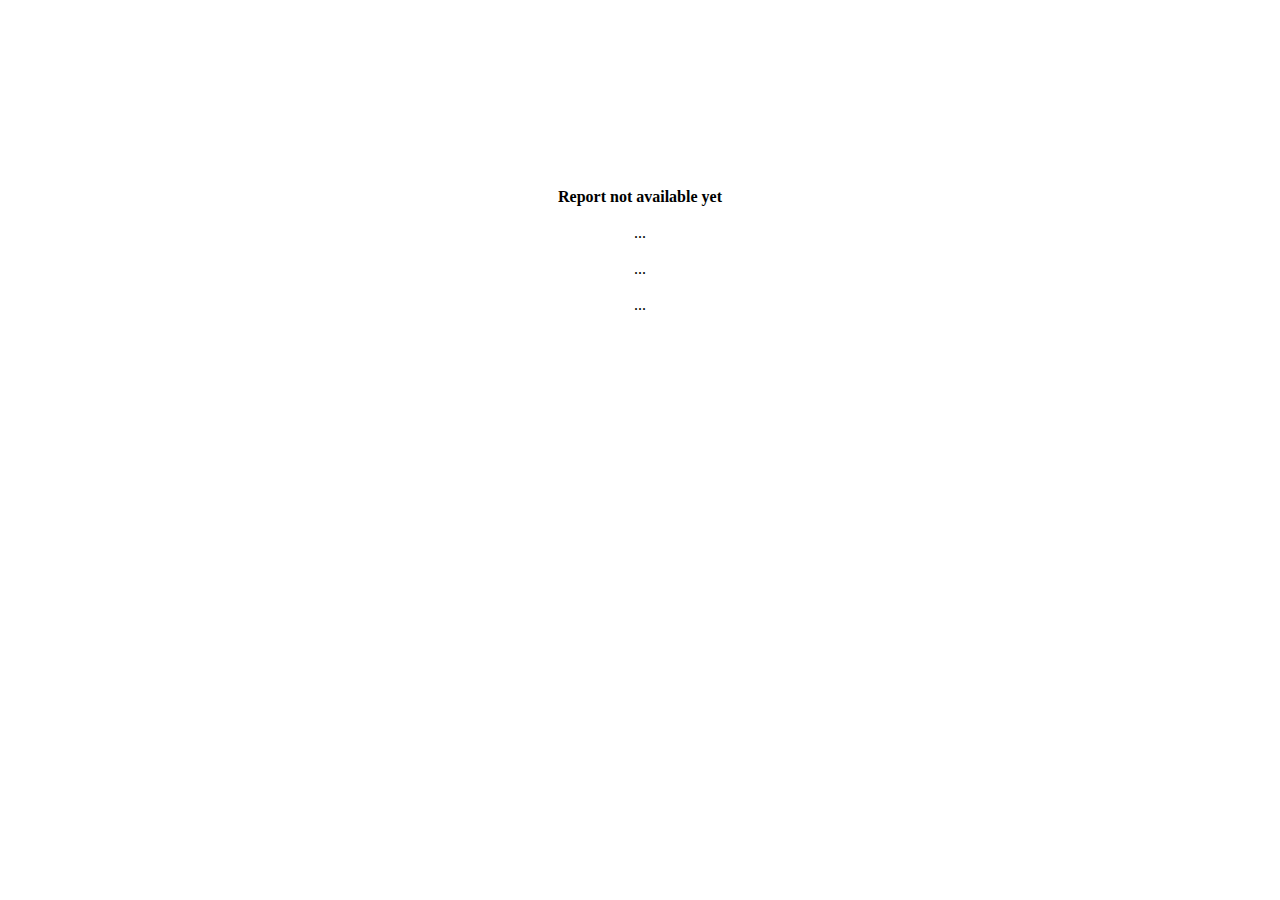
<file: report.html>
<!DOCTYPE html>
<html lang="en">
<head>
    <meta charset="UTF-8">
    <meta name="viewport" content="width=device-width, initial-scale=1.0">
    <title>Report Unavailable</title>
</head>
<body>
    <br><br><br><br><br><br><br><br><br><br>
    <center><b>Report not available yet</b><br><br>...<br><br>...<br><br>...</center>
    
</body>
</html>
</file>
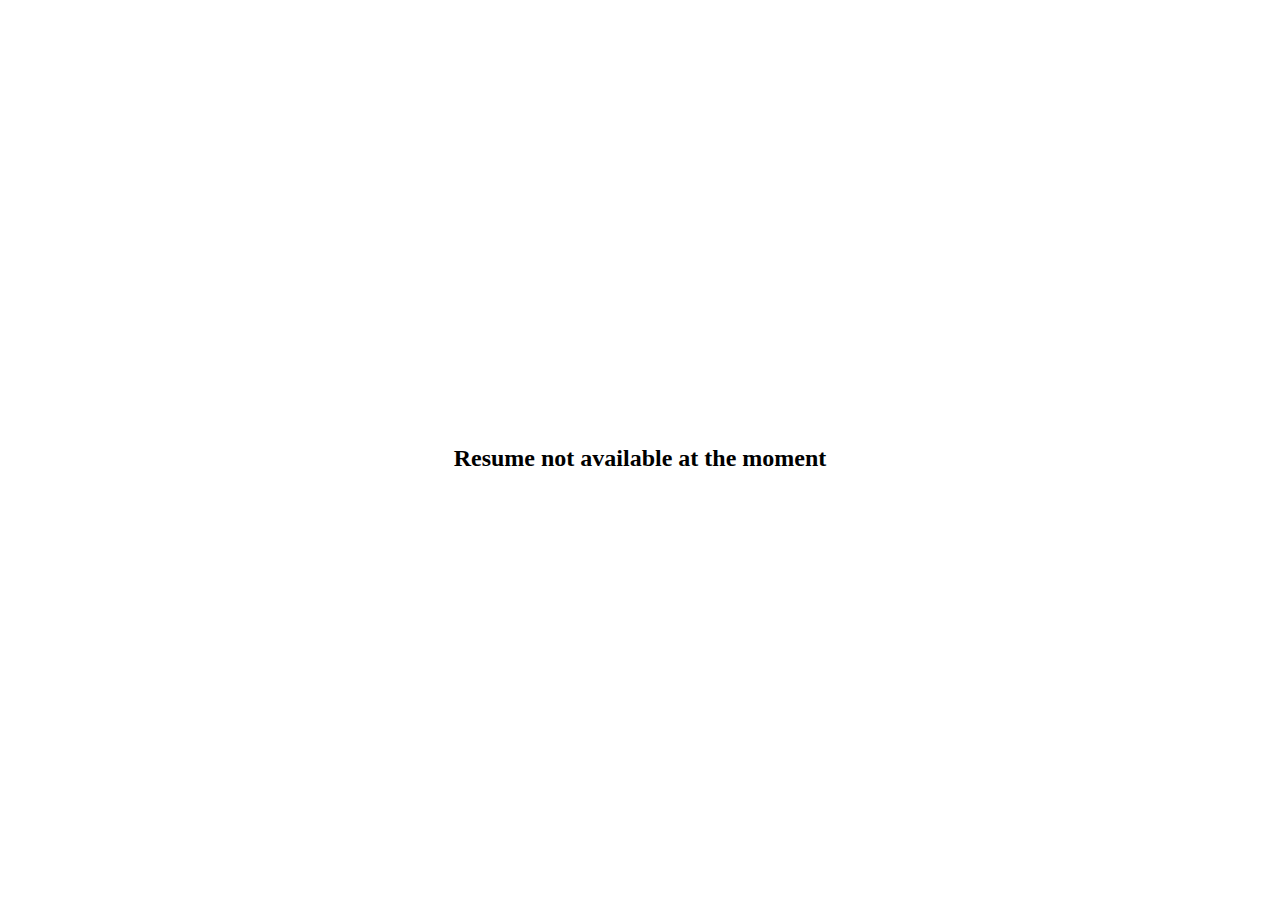
<file: resume_not_available.html>
<!DOCTYPE html>
<html>
<head>
    <title>Centered H1</title>
</head>
<body>
    <center>
        <div style="display: table; height: 100vh; width: 100%;">
            <div style="display: table-cell; vertical-align: middle;">
                <h2 style="text-align: center;">Resume not available at the moment</h2>
            </div>
        </div>
    </center>
</body>
</html>
</file>
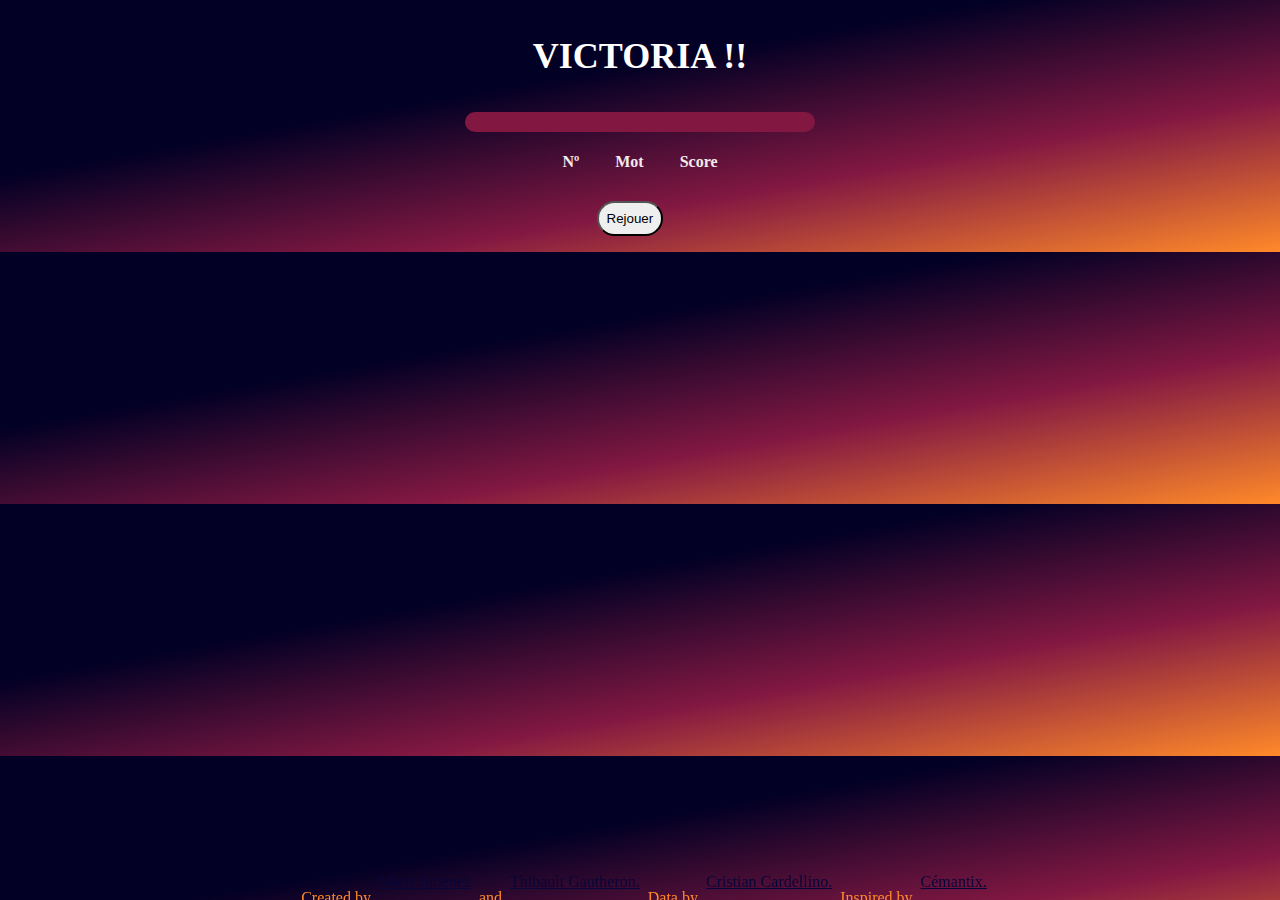
<file: victoire.html>
<!DOCTYPE html>
<html lang="en">
<head>
    <meta charset="UTF-8">
    <meta http-equiv="X-UA-Compatible" content="IE=edge">
    <meta name="viewport" content="width=device-width, initial-scale=1.0">
    <title>Semantica</title>
    <link rel="stylesheet" href="style2.css">
    <script src="https://ajax.googleapis.com/ajax/libs/jquery/3.5.1/jquery.min.js"></script>
</head>
<header>

    <script src="script2.js" type="module"></script>

</header>
<body id="bodd">
    <div id="centre">
        <div id="victoire"><h1>VICTORIA !!</h1></div>
        <div id="mot"></div>
        <div id="liste_30" >
        <table id="guessable">
            <thead>
            <tr>
                <th class="number" id="chronoOrder">&nbsp;&nbsp;&nbsp;&nbsp;Nº&nbsp;&nbsp;&nbsp;&nbsp;</th>
                <th class="word" id="alphaOrder">&nbsp;&nbsp;&nbsp;&nbsp;Mot&nbsp;&nbsp;&nbsp;&nbsp;</th>
                <th class="number" id="similarityOrder">&nbsp;&nbsp;&nbsp;&nbsp;Score&nbsp;&nbsp;&nbsp;&nbsp;</th>
            </tr>
            </thead>
            <tbody id="guesses_victoire"><tr class=""> 
            </tbody>
        </table>
        </div>
        <div id="rejouer">
            <button type="button" id="rejouer">Rejouer</button>
        </div>

    </div>

</body>

<footer>
    <div id="created">
    <p class="footer-txt">Created by</p>
    <a class="footer-link" href="https://www.linkedin.com/in/marti-jimenez/">Marti Jimenez</a>
    <p class="footer-txt">and</p>
    <a class="footer-link" href="https://www.linkedin.com/in/thibault-gautheron-021291200/">Thibault Gautheron.</a>
    <p class="footer-txt">Data by</p>
    <a href="https://www.kaggle.com/datasets/rtatman/pretrained-word-vectors-for-spanish" class="footer-link">Cristian Cardellino.</a>
    <p class="footer-txt">Inspired by</p>
    <a href="https://cemantix.herokuapp.com/" class="footer-link">Cémantix.</a>
</div>  
</footer>
</html>
</file>
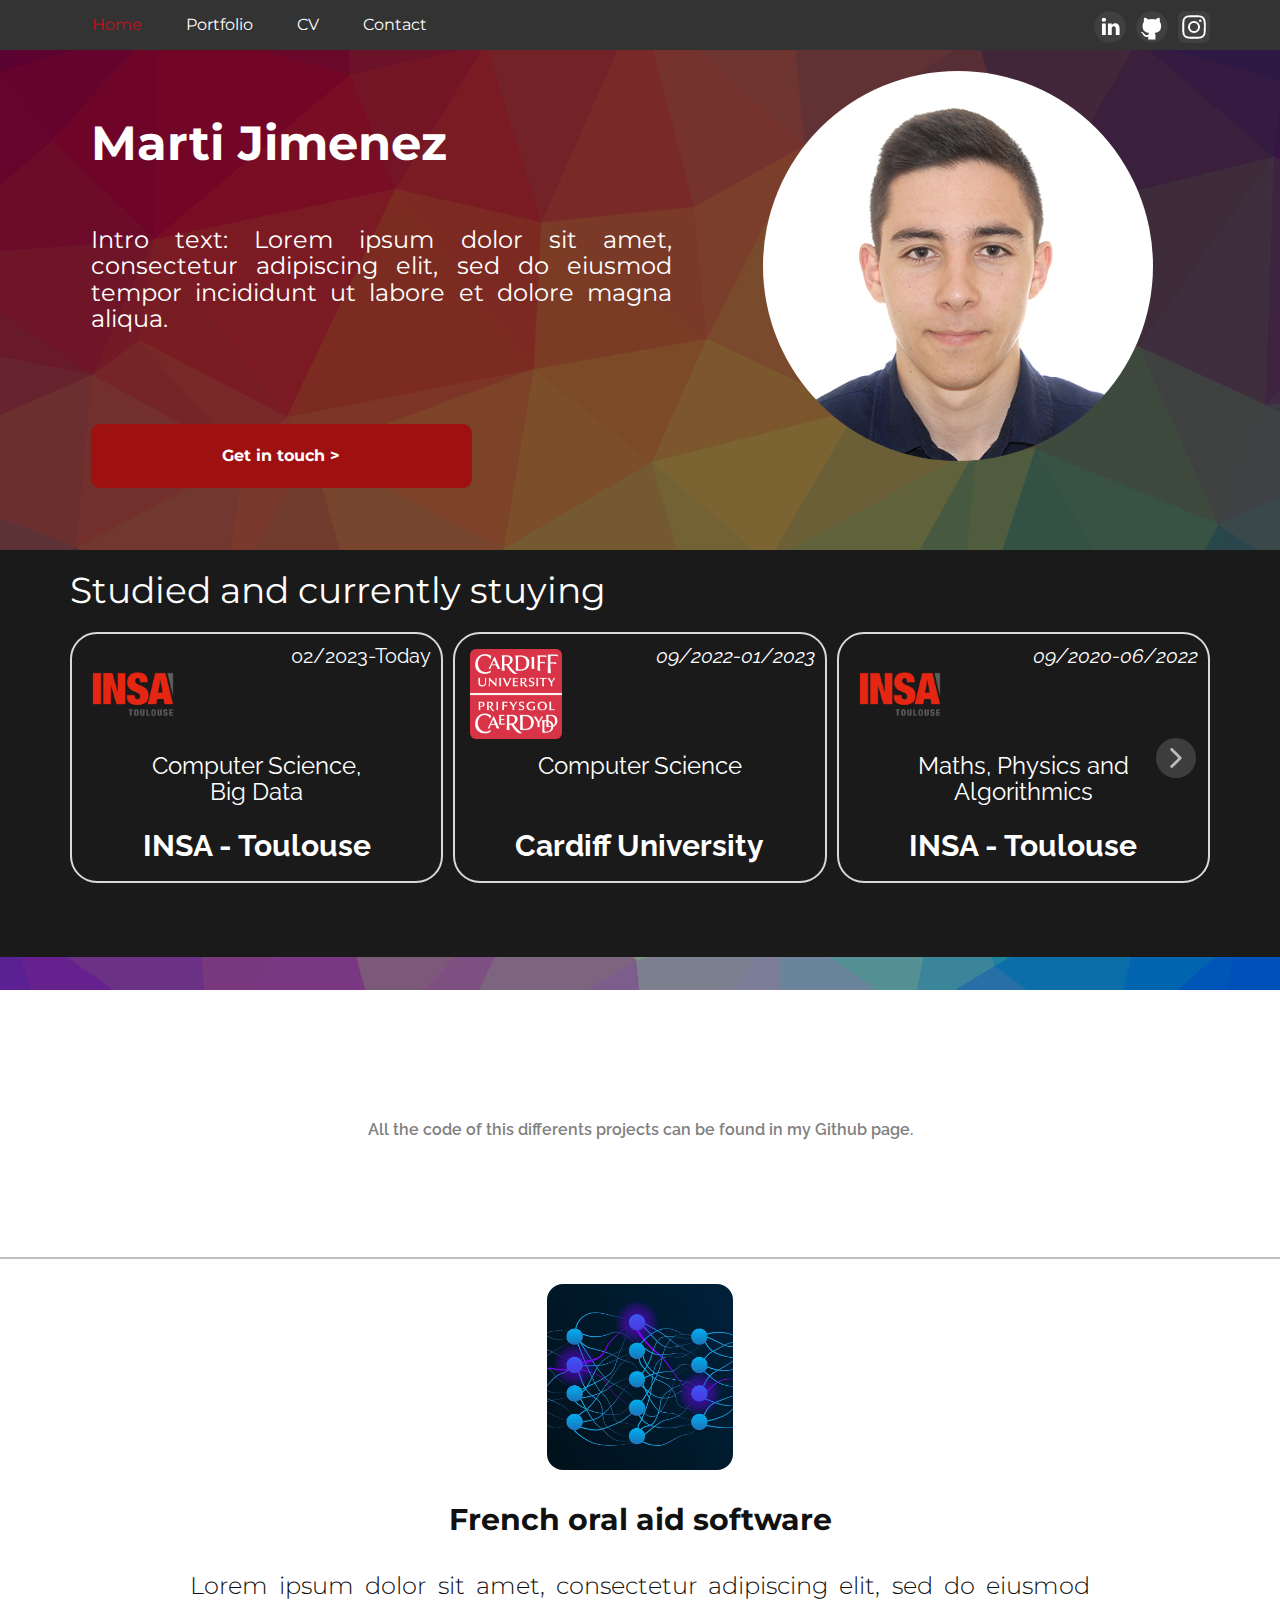
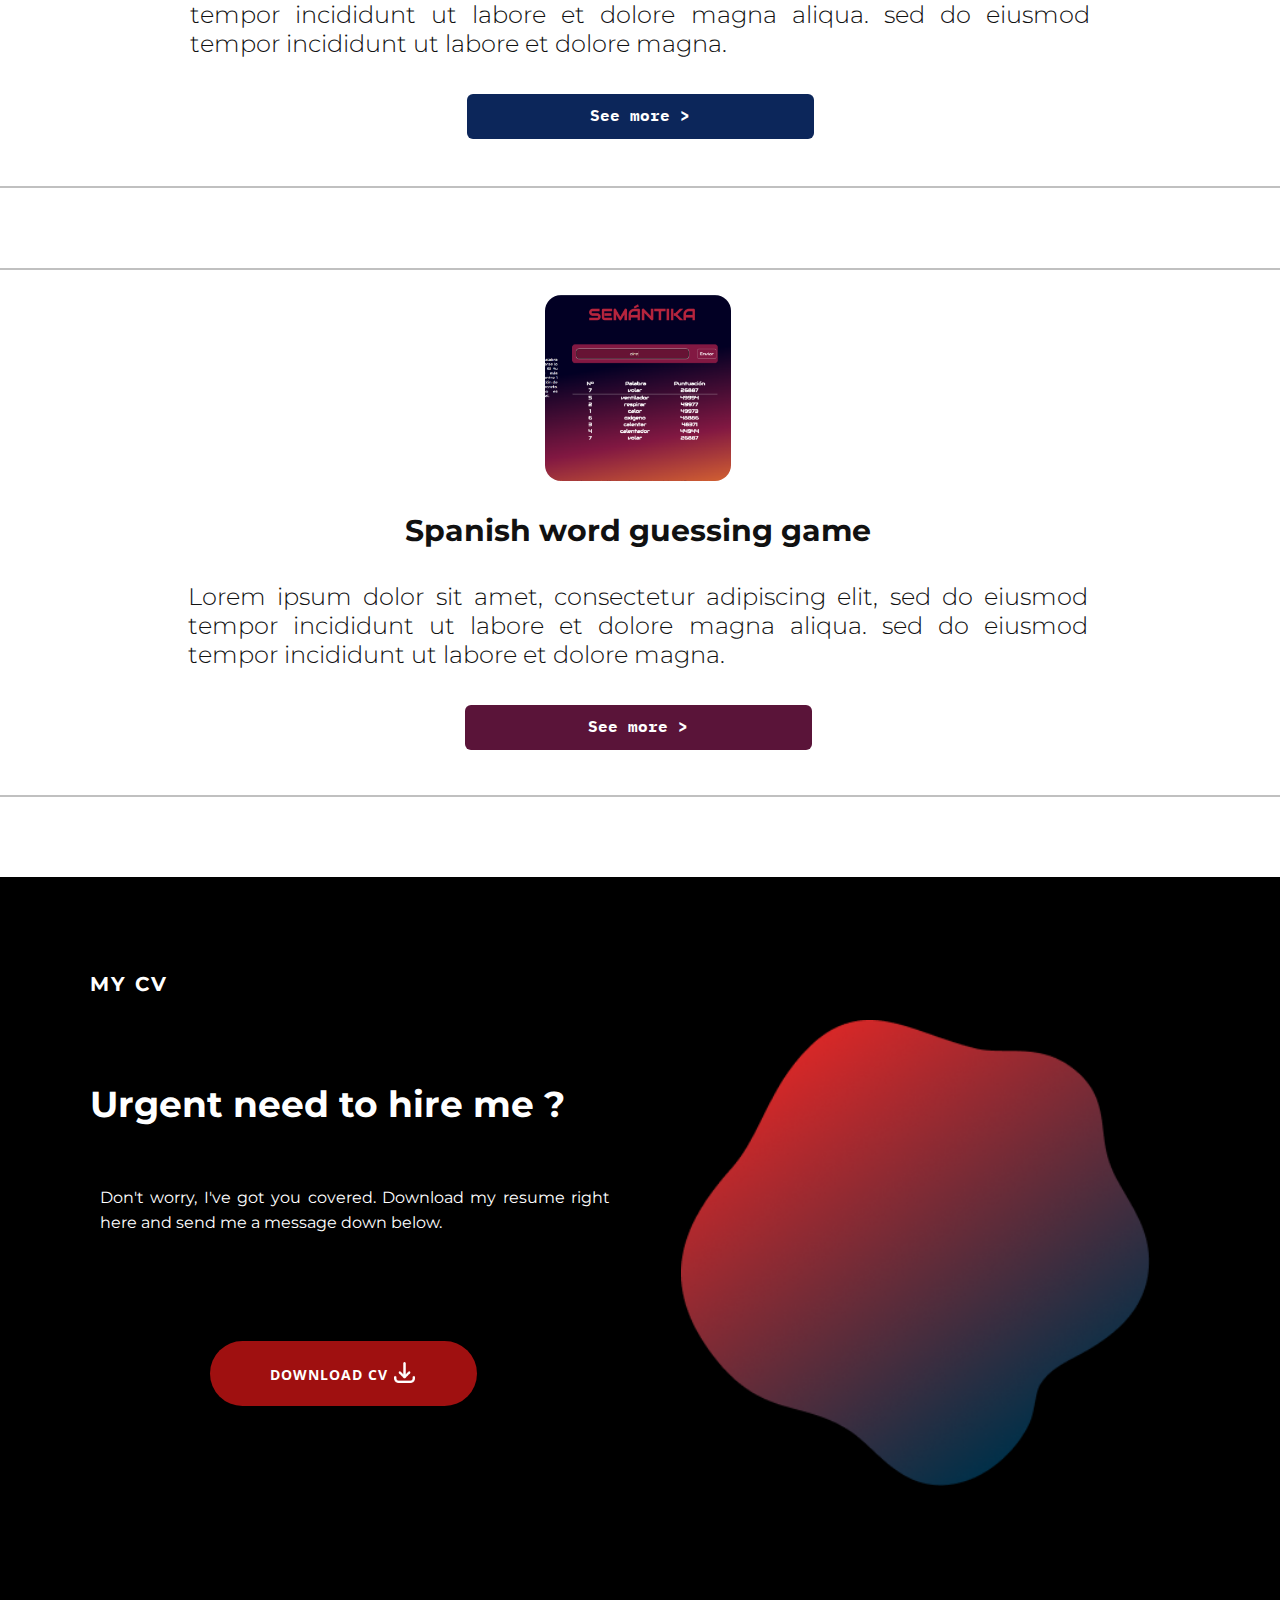
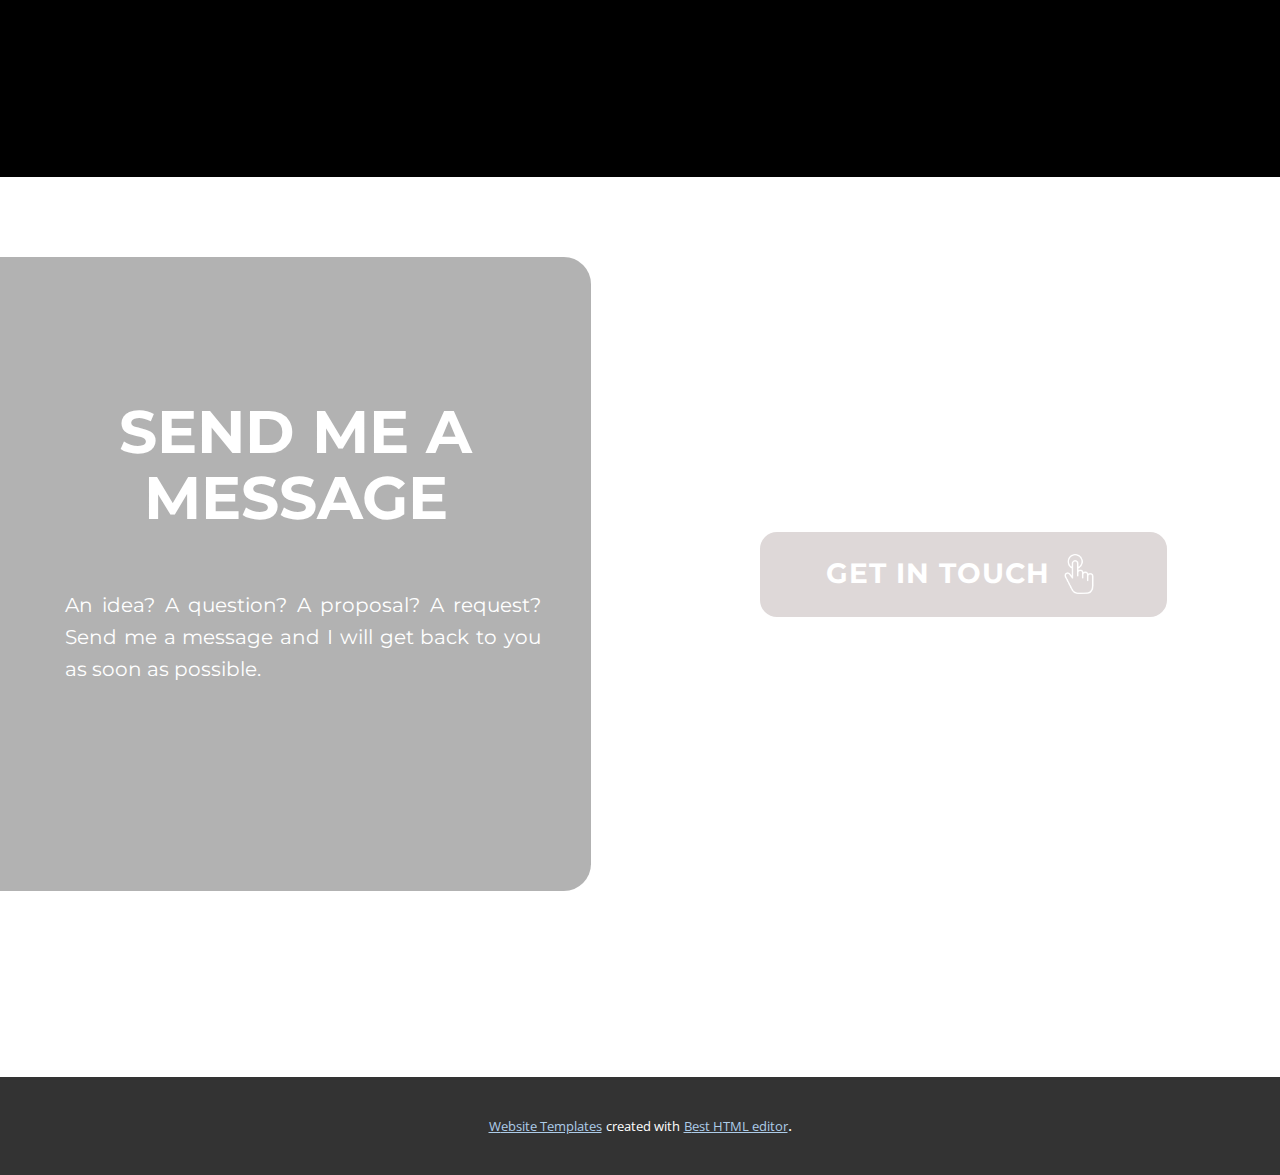
<file: Portfolio/Marti-Jimenez.html>
<!DOCTYPE html>
<html style="font-size: 16px;" lang="fr"><head>
    <meta name="viewport" content="width=device-width, initial-scale=1.0">
    <meta charset="utf-8">
    <meta name="keywords" content="Marti Jimenez, ​Intro text: Lorem ipsum dolor sit amet, consectetur adipiscing elit, sed do eiusmod tempor incididunt ut labore et dolore magna aliqua.​">
    <meta name="description" content="">
    <title>Marti Jimenez</title>
    <link rel="stylesheet" href="nicepage.css" media="screen">
<link rel="stylesheet" href="Marti-Jimenez.css" media="screen">
    <script class="u-script" type="text/javascript" src="jquery.js" defer=""></script>
    <script class="u-script" type="text/javascript" src="nicepage.js" defer=""></script>
    <meta name="generator" content="Nicepage 4.13.4, nicepage.com">
    <link id="u-theme-google-font" rel="stylesheet" href="https://fonts.googleapis.com/css?family=Roboto:100,100i,300,300i,400,400i,500,500i,700,700i,900,900i|Open+Sans:300,300i,400,400i,500,500i,600,600i,700,700i,800,800i">
    <link id="u-page-google-font" rel="stylesheet" href="https://fonts.googleapis.com/css?family=Montserrat:100,100i,200,200i,300,300i,400,400i,500,500i,600,600i,700,700i,800,800i,900,900i|Raleway:100,100i,200,200i,300,300i,400,400i,500,500i,600,600i,700,700i,800,800i,900,900i|IBM+Plex+Mono:100,100i,200,200i,300,300i,400,400i,500,500i,600,600i,700,700i">
    
    
    
    
    
    
    
    
    
    
    <script type="application/ld+json">{
		"@context": "http://schema.org",
		"@type": "Organization",
		"name": "Portfoliov1",
		"sameAs": [
				"https://instagram.com/name"
		]
}</script>
    <meta name="theme-color" content="#478ac9">
    <meta property="og:title" content="Marti Jimenez">
    <meta property="og:description" content="">
    <meta property="og:type" content="website">
  </head>
  <body class="u-body u-overlap u-overlap-contrast u-xl-mode"><header class="u-clearfix u-grey-80 u-header u-header" id="sec-9f01"><div class="u-align-left u-clearfix u-sheet u-sheet-1">
        <nav class="u-menu u-menu-dropdown u-menu-open-right u-offcanvas u-menu-1" data-position="Bar-navigation-header">
          <div class="menu-collapse u-custom-font u-font-montserrat" style="font-weight: 600;">
            <a class="u-button-style u-custom-text-active-color u-custom-text-hover-color u-nav-link" href="#">
              <svg class="u-svg-link" viewBox="0 0 24 24"><use xmlns:xlink="http://www.w3.org/1999/xlink" xlink:href="#svg-c847"></use></svg>
              <svg class="u-svg-content" version="1.1" id="svg-c847" viewBox="0 0 16 16" x="0px" y="0px" xmlns:xlink="http://www.w3.org/1999/xlink" xmlns="http://www.w3.org/2000/svg"><g><rect y="1" width="16" height="2"></rect><rect y="7" width="16" height="2"></rect><rect y="13" width="16" height="2"></rect>
</g></svg>
            </a>
          </div>
          <div class="u-custom-menu u-nav-container">
            <ul class="u-custom-font u-font-montserrat u-nav u-unstyled u-nav-1"><li class="u-nav-item"><a class="u-button-style u-nav-link u-text-hover-custom-color-4" href="Marti-Jimenez.html#sec-36c4" data-page-id="603716486" style="padding: 10px 22px;">Home</a>
</li><li class="u-nav-item"><a class="u-button-style u-nav-link u-text-hover-custom-color-4" href="Marti-Jimenez.html#sec-7b06" data-page-id="603716486" style="padding: 10px 22px;">Portfolio</a>
</li><li class="u-nav-item"><a class="u-button-style u-nav-link u-text-hover-custom-color-4" href="Marti-Jimenez.html#carousel_cfc2" data-page-id="603716486" style="padding: 10px 22px;">CV</a>
</li><li class="u-nav-item"><a class="u-button-style u-nav-link u-text-hover-custom-color-4" href="Marti-Jimenez.html#carousel_c38e" data-page-id="603716486" style="padding: 10px 22px;">Contact</a>
</li></ul>
          </div>
          <div class="u-custom-menu u-nav-container-collapse">
            <div class="u-black u-container-style u-inner-container-layout u-opacity u-opacity-90 u-sidenav">
              <div class="u-inner-container-layout u-sidenav-overflow">
                <div class="u-menu-close"></div>
                <ul class="u-align-center u-custom-font u-font-raleway u-nav u-popupmenu-items u-spacing-0 u-text-hover-palette-2-base u-unstyled u-nav-2"><li class="u-nav-item"><a class="u-button-style u-nav-link" href="Marti-Jimenez.html#sec-36c4" data-page-id="603716486">Home</a>
</li><li class="u-nav-item"><a class="u-button-style u-nav-link" href="Marti-Jimenez.html#sec-7b06" data-page-id="603716486">Portfolio</a>
</li><li class="u-nav-item"><a class="u-button-style u-nav-link" href="Marti-Jimenez.html#carousel_cfc2" data-page-id="603716486">CV</a>
</li><li class="u-nav-item"><a class="u-button-style u-nav-link" href="Marti-Jimenez.html#carousel_c38e" data-page-id="603716486">Contact</a>
</li></ul>
              </div>
            </div>
            <div class="u-black u-menu-overlay u-opacity u-opacity-0"></div>
          </div>
        </nav>
        <div class="u-social-icons u-spacing-10 u-social-icons-1">
          <a class="u-social-url" target="_blank" data-type="LinkedIn" title="LinkedIn" href=""><span class="u-icon u-social-icon u-social-linkedin u-text-grey-75 u-icon-1"><svg class="u-svg-link" preserveAspectRatio="xMidYMin slice" viewBox="0 0 112 112" style=""><use xmlns:xlink="http://www.w3.org/1999/xlink" xlink:href="#svg-e02a"></use></svg><svg class="u-svg-content" viewBox="0 0 112 112" x="0" y="0" id="svg-e02a"><circle fill="currentColor" cx="56.1" cy="56.1" r="55"></circle><path fill="#FFFFFF" d="M41.3,83.7H27.9V43.4h13.4V83.7z M34.6,37.9L34.6,37.9c-4.6,0-7.5-3.1-7.5-7c0-4,3-7,7.6-7s7.4,3,7.5,7
            C42.2,34.8,39.2,37.9,34.6,37.9z M89.6,83.7H76.2V62.2c0-5.4-1.9-9.1-6.8-9.1c-3.7,0-5.9,2.5-6.9,4.9c-0.4,0.9-0.4,2.1-0.4,3.3v22.5
            H48.7c0,0,0.2-36.5,0-40.3h13.4v5.7c1.8-2.7,5-6.7,12.1-6.7c8.8,0,15.4,5.8,15.4,18.1V83.7z"></path></svg></span>
          </a>
          <a class="u-social-url" target="_blank" data-type="Github" title="Github" href=""><span class="u-icon u-social-github u-social-icon u-text-grey-75 u-icon-2"><svg class="u-svg-link" preserveAspectRatio="xMidYMin slice" viewBox="0 0 112 112" style=""><use xmlns:xlink="http://www.w3.org/1999/xlink" xlink:href="#svg-e913"></use></svg><svg class="u-svg-content" viewBox="0 0 112 112" x="0" y="0" id="svg-e913"><circle fill="currentColor" cx="56.1" cy="56.1" r="55"></circle><path fill="#FFFFFF" d="M88,51.3c0-5.5-1.9-10.2-5.3-13.7c0.6-1.3,2.3-6.5-0.5-13.5c0,0-4.2-1.4-14,5.3c-4.1-1.1-8.4-1.7-12.7-1.8
	c-4.3,0-8.7,0.6-12.7,1.8c-9.7-6.6-14-5.3-14-5.3c-2.8,7-1,12.2-0.5,13.5C25,41.2,23,45.7,23,51.3c0,19.6,11.9,23.9,23.3,25.2
	c-1.5,1.3-2.8,3.5-3.2,6.8c-3,1.3-10.2,3.6-14.9-4.3c0,0-2.7-4.9-7.8-5.3c0,0-5-0.1-0.4,3.1c0,0,3.3,1.6,5.6,7.5c0,0,3,9.1,17.2,6
	c0,4.3,0.1,8.3,0.1,9.5h25.2c0-1.7,0.1-7.2,0.1-14c0-4.7-1.7-7.9-3.4-9.4C76,75.2,88,70.9,88,51.3z"></path></svg></span>
          </a>
          <a class="u-social-url" title="instagram" target="_blank" href="https://instagram.com/name"><span class="u-file-icon u-icon u-social-icon u-social-instagram u-text-grey-75 u-icon-3"><img src="images/2111463.png" alt=""></span>
          </a>
        </div>
      </div></header>
    <section class="skrollable u-clearfix u-image u-parallax u-shading u-section-1" id="sec-36c4" data-image-width="1280" data-image-height="853">
      <div class="u-clearfix u-sheet u-valign-middle-lg u-valign-middle-md u-sheet-1">
        <div class="u-clearfix u-expanded-width-lg u-expanded-width-md u-expanded-width-sm u-expanded-width-xs u-layout-wrap u-layout-wrap-1">
          <div class="u-gutter-0 u-layout">
            <div class="u-layout-col">
              <div class="u-size-60">
                <div class="u-layout-row">
                  <div class="u-container-style u-layout-cell u-size-60 u-layout-cell-1">
                    <div class="u-container-layout u-container-layout-1">
                      <div class="u-image u-image-circle u-preserve-proportions u-image-1" alt="" data-image-width="450" data-image-height="500"></div>
                      <h1 class="u-custom-font u-font-montserrat u-text u-text-default u-text-1">Marti Jimenez</h1>
                      <h2 class="u-align-justify u-custom-font u-font-montserrat u-text u-text-2"> Intro text: Lorem ipsum dolor sit amet, consectetur adipiscing elit, sed do eiusmod tempor incididunt ut labore et dolore magna aliqua.​&nbsp;</h2>
                      <a href="Marti-Jimenez.html#carousel_c38e" data-page-id="603716486" class="u-align-left u-border-none u-btn u-btn-round u-button-style u-custom-color-1 u-custom-font u-font-montserrat u-hover-custom-color-4 u-radius-9 u-btn-1">Get in touch &gt;</a>
                    </div>
                  </div>
                </div>
              </div>
            </div>
          </div>
        </div>
      </div>
    </section>
    <section class="u-clearfix u-grey-90 u-section-2" id="sec-fa94">
      <div class="u-clearfix u-sheet u-sheet-1">
        <h1 class="u-align-center-xs u-custom-font u-font-montserrat u-text u-text-default u-text-1">Studied and currently stu​ying </h1><!--blog--><!--blog_options_json--><!--{"type":"Recent","source":"","tags":"","count":""}--><!--/blog_options_json-->
        <div class="u-blog u-container-style u-expanded-width u-layout-horizontal u-blog-1">
          <div class="u-list-control"></div>
          <div class="u-repeater u-repeater-1"><!--blog_post-->
            <div class="u-blog-post u-border-2 u-border-grey-15 u-container-style u-radius-27 u-repeater-item u-shape-round">
              <div class="u-container-layout u-similar-container u-container-layout-1">
                <h3 class="u-align-center-lg u-align-center-md u-align-center-sm u-align-center-xs u-custom-font u-font-raleway u-text u-text-default u-text-2">
                  <span style="font-style: normal;">02</span>
                  <span style="font-style: normal;">/</span>
                  <span style="font-style: normal;">2023</span>
                  <span style="font-style: normal;">-</span>
                  <span style="font-style: normal;">Today</span>
                  <span style="font-style: normal;">
                    <span style="font-style: italic;">
                      <span style="font-style: normal;"></span>
                    </span>
                  </span>
                </h3>
                <a class="u-post-header-link" href="blog/insa-toulouse.html"><!--blog_post_image-->
                  <img src="images/insa-img.png" alt="" class="u-blog-control u-image u-image-round u-radius-6 u-image-1" data-image-width="512" data-image-height="512"><!--/blog_post_image-->
                </a>
                <h2 class="u-align-center u-custom-font u-font-raleway u-text u-text-3">Computer Science,<br>Big Data
                </h2>
                <h1 class="u-align-center u-custom-font u-font-raleway u-text u-text-default-xl u-text-4">INSA - Toulouse </h1>
              </div>
            </div><!--/blog_post--><!--blog_post-->
            <div class="u-blog-post u-border-2 u-border-grey-15 u-container-style u-radius-27 u-repeater-item u-shape-round">
              <div class="u-container-layout u-similar-container u-container-layout-2">
                <h3 class="u-align-center-lg u-align-center-md u-align-center-sm u-align-center-xs u-custom-font u-font-raleway u-text u-text-default u-text-5">09/2022-01/2023</h3>
                <a class="u-post-header-link" href="blog/post-4.html"><!--blog_post_image-->
                  <img src="images/cardiff-img.png" alt="" class="u-blog-control u-image u-image-round u-radius-6 u-image-2" data-image-width="1200" data-image-height="1152"><!--/blog_post_image-->
                </a>
                <h2 class="u-align-center u-custom-font u-font-raleway u-text u-text-6">Computer Science<br>
                  <br>
                </h2>
                <h1 class="u-align-center u-custom-font u-font-raleway u-text u-text-default-xl u-text-7">Cardiff University</h1>
              </div>
            </div><!--/blog_post--><!--blog_post-->
            <div class="u-blog-post u-border-2 u-border-grey-15 u-container-style u-radius-27 u-repeater-item u-shape-round">
              <div class="u-container-layout u-similar-container u-container-layout-3">
                <h3 class="u-align-center-lg u-align-center-md u-align-center-sm u-align-center-xs u-custom-font u-font-raleway u-text u-text-default u-text-8">09/2020-06/2022</h3>
                <a class="u-post-header-link" href="blog/post-3.html"><!--blog_post_image-->
                  <img src="images/insa-img.png" alt="" class="u-blog-control u-image u-image-round u-radius-6 u-image-3" data-image-width="512" data-image-height="512"><!--/blog_post_image-->
                </a>
                <h2 class="u-align-center u-custom-font u-font-raleway u-text u-text-9">Maths, Physics and<br>Algorithmics
                </h2>
                <h1 class="u-align-center u-custom-font u-font-raleway u-text u-text-default-xl u-text-10">INSA - Toulouse</h1>
              </div>
            </div><!--/blog_post--><!--blog_post-->
            <div class="u-blog-post u-border-2 u-border-grey-15 u-container-style u-radius-27 u-repeater-item u-shape-round">
              <div class="u-container-layout u-similar-container u-container-layout-4">
                <h3 class="u-align-center-lg u-align-center-md u-align-center-sm u-align-center-xs u-custom-font u-font-raleway u-text u-text-default u-text-11">07/2020</h3>
                <a class="u-post-header-link" href="blog/post-2.html"><!--blog_post_image-->
                  <img src="images/lycee-img.png" alt="" class="u-blog-control u-image u-image-round u-radius-6 u-image-4" data-image-width="224" data-image-height="224"><!--/blog_post_image-->
                </a>
                <h2 class="u-align-center u-custom-font u-font-raleway u-text u-text-12">French HS diploma,<br>Science major
                </h2>
                <h1 class="u-align-center u-custom-font u-font-raleway u-text u-text-default-xl u-text-13">Déodat de Severac</h1>
              </div>
            </div><!--/blog_post-->
          </div>
          <div class="u-list-control"></div>
          <a class="u-gallery-nav u-gallery-nav-prev u-grey-70 u-hidden-xs u-icon-circle u-opacity u-opacity-70 u-spacing-10 u-text-white u-gallery-nav-1" href="#" role="button">
            <span aria-hidden="true">
              <svg viewBox="0 0 451.847 451.847"><path d="M97.141,225.92c0-8.095,3.091-16.192,9.259-22.366L300.689,9.27c12.359-12.359,32.397-12.359,44.751,0
c12.354,12.354,12.354,32.388,0,44.748L173.525,225.92l171.903,171.909c12.354,12.354,12.354,32.391,0,44.744
c-12.354,12.365-32.386,12.365-44.745,0l-194.29-194.281C100.226,242.115,97.141,234.018,97.141,225.92z"></path></svg>
            </span>
            <span class="sr-only">
              <svg viewBox="0 0 451.847 451.847"><path d="M97.141,225.92c0-8.095,3.091-16.192,9.259-22.366L300.689,9.27c12.359-12.359,32.397-12.359,44.751,0
c12.354,12.354,12.354,32.388,0,44.748L173.525,225.92l171.903,171.909c12.354,12.354,12.354,32.391,0,44.744
c-12.354,12.365-32.386,12.365-44.745,0l-194.29-194.281C100.226,242.115,97.141,234.018,97.141,225.92z"></path></svg>
            </span>
          </a>
          <a class="u-gallery-nav u-gallery-nav-next u-grey-70 u-hidden-xs u-icon-circle u-opacity u-opacity-70 u-spacing-10 u-text-white u-gallery-nav-2" href="#" role="button">
            <span aria-hidden="true">
              <svg viewBox="0 0 451.846 451.847"><path d="M345.441,248.292L151.154,442.573c-12.359,12.365-32.397,12.365-44.75,0c-12.354-12.354-12.354-32.391,0-44.744
L278.318,225.92L106.409,54.017c-12.354-12.359-12.354-32.394,0-44.748c12.354-12.359,32.391-12.359,44.75,0l194.287,194.284
c6.177,6.18,9.262,14.271,9.262,22.366C354.708,234.018,351.617,242.115,345.441,248.292z"></path></svg>
            </span>
            <span class="sr-only">
              <svg viewBox="0 0 451.846 451.847"><path d="M345.441,248.292L151.154,442.573c-12.359,12.365-32.397,12.365-44.75,0c-12.354-12.354-12.354-32.391,0-44.744
L278.318,225.92L106.409,54.017c-12.354-12.359-12.354-32.394,0-44.748c12.354-12.359,32.391-12.359,44.75,0l194.287,194.284
c6.177,6.18,9.262,14.271,9.262,22.366C354.708,234.018,351.617,242.115,345.441,248.292z"></path></svg>
            </span>
          </a>
        </div><!--/blog-->
        <h5 class="u-custom-font u-font-montserrat u-hidden-lg u-hidden-md u-hidden-xl u-text u-text-14">Slide to see more&nbsp;&nbsp;<span class="u-file-icon u-icon u-text-white u-icon-1"><img src="images/724927.png" alt=""></span>
        </h5>
      </div>
    </section>
    <section class="skrollable u-clearfix u-image u-parallax u-shading u-section-3" id="sec-7b06" data-image-width="1280" data-image-height="853">
      <div class="u-clearfix u-sheet u-sheet-1">
        <h1 class="u-align-center u-custom-font u-font-raleway u-text u-text-default u-text-1">Portfolio</h1>
        <h2 class="u-align-center u-custom-font u-font-raleway u-text u-text-default u-text-grey-50 u-text-2">All the code of this differents projects can be found in my Github page.</h2>
      </div>
    </section>
    <section class="u-align-center u-border-2 u-border-grey-25 u-border-no-left u-border-no-right u-clearfix u-section-4" id="carousel_432b">
      <div class="u-clearfix u-sheet u-sheet-1">
        <div class="u-align-justify u-container-style u-expanded-width-lg u-expanded-width-md u-group u-shape-rectangle u-group-1">
          <div class="u-container-layout u-container-layout-1">
            <img class="u-image u-image-round u-radius-16 u-image-1" src="images/2517931-neural-networks.jpg" alt="" data-image-width="1200" data-image-height="675">
            <h1 class="u-align-center u-custom-font u-font-montserrat u-text u-text-1">French oral aid software</h1>
            <h3 class="u-custom-font u-font-montserrat u-text u-text-2"> Lorem ipsum dolor sit amet, consectetur adipiscing elit, sed do eiusmod tempor incididunt ut labore et dolore magna aliqua. sed do eiusmod tempor incididunt ut labore et dolore magna.</h3>
            <a href="French-oral-aid-software.html" data-page-id="38551388" class="u-border-none u-btn u-btn-round u-button-style u-custom-color-3 u-custom-font u-hover-custom-color-10 u-product-control u-radius-6 u-text-active-white u-text-white u-btn-1">See more &gt;</a>
          </div>
        </div>
      </div>
    </section>
    <section class="skrollable u-clearfix u-image u-parallax u-shading u-section-5" id="sec-714f" data-image-width="1280" data-image-height="853">
      <div class="u-clearfix u-sheet u-sheet-1"></div>
    </section>
    <section class="u-align-center u-border-2 u-border-grey-25 u-border-no-left u-border-no-right u-clearfix u-valign-top-md u-valign-top-sm u-valign-top-xs u-section-6" id="carousel_e95f">
      <div class="u-clearfix u-sheet u-sheet-1">
        <div class="u-align-justify u-container-style u-expanded-width-lg u-expanded-width-md u-group u-shape-rectangle u-group-1">
          <div class="u-container-layout u-container-layout-1">
            <img class="u-image u-image-round u-radius-16 u-image-1" src="images/semantika_img.png" alt="" data-image-width="445" data-image-height="305">
            <h1 class="u-align-center u-custom-font u-font-montserrat u-text u-text-1">Spanish word guessing game</h1>
            <h3 class="u-custom-font u-font-montserrat u-text u-text-2"> Lorem ipsum dolor sit amet, consectetur adipiscing elit, sed do eiusmod tempor incididunt ut labore et dolore magna aliqua. sed do eiusmod tempor incididunt ut labore et dolore magna.</h3>
            <a href="Spanish-word-guessing-game.html" data-page-id="756921183" class="u-border-none u-btn u-btn-round u-button-style u-custom-color-6 u-custom-font u-hover-custom-color-7 u-product-control u-radius-6 u-text-active-white u-text-white u-btn-1">See more &gt;</a>
          </div>
        </div>
      </div>
    </section>
    <section class="skrollable u-clearfix u-image u-parallax u-shading u-section-7" id="carousel_b6a3" data-image-width="1280" data-image-height="853">
      <div class="u-clearfix u-sheet u-sheet-1"></div>
    </section>
    <section class="u-black u-clearfix u-section-8" id="carousel_cfc2">
      <div class="u-clearfix u-sheet u-sheet-1">
        <div class="u-clearfix u-layout-wrap u-layout-wrap-1">
          <div class="u-layout">
            <div class="u-layout-row">
              <div class="u-container-style u-layout-cell u-size-60 u-layout-cell-1">
                <div class="u-container-layout u-valign-top-lg u-valign-top-md u-valign-top-sm u-valign-top-xs u-container-layout-1">
                  <h5 class="u-custom-font u-font-montserrat u-text u-text-default u-text-1">My CV</h5>
                  <h2 class="u-align-justify-xl u-align-left-lg u-align-left-md u-align-left-sm u-align-left-xs u-custom-font u-font-montserrat u-text u-text-2">Urgent need to hire me ?<br>
                  </h2>
                  <p class="u-align-justify u-custom-font u-font-montserrat u-text u-text-3">Don't worry, I've got you covered. Download my resume right here and send me a message down below.</p>
                  <a href="files/cv.pdf" class="u-border-none u-btn u-btn-round u-button-style u-custom-color-1 u-file-link u-hover-custom-color-4 u-radius-50 u-text-active-white u-text-hover-white u-btn-1">Download cv&nbsp;<span class="u-file-icon u-icon u-text-white u-icon-1"><img src="images/7268609.png" alt=""></span>
                  </a>
                </div>
              </div>
            </div>
          </div>
        </div>
        <img class="u-image u-image-1" src="images/Vector.png" data-image-width="383" data-image-height="381">
      </div>
      
    </section>
    <section class="skrollable u-clearfix u-image u-parallax u-shading u-valign-bottom-sm u-valign-bottom-xs u-section-9" id="carousel_c38e" data-image-width="1280" data-image-height="853">
      <div class="u-clearfix u-gutter-44 u-layout-wrap u-layout-wrap-1">
        <div class="u-layout">
          <div class="u-layout-row">
            <div class="u-black u-bottom-right-radius-27 u-container-style u-layout-cell u-opacity u-opacity-30 u-shape-round u-size-60 u-top-right-radius-27 u-layout-cell-1">
              <div class="u-container-layout u-container-layout-1">
                <h2 class="u-align-center u-custom-font u-font-montserrat u-text u-text-1">SEND ME A MESSAGE</h2>
                <p class="u-align-justify u-custom-font u-font-montserrat u-text u-text-2">An idea? A question? A proposal? A request? Send me a message and I will get back to you as soon as possible.</p>
              </div>
            </div>
          </div>
        </div>
      </div>
      <a href="mailto:marti.jimenez.2002@gmail.com" class="u-border-2 u-border-hover-grey-5 u-border-white u-btn u-btn-round u-button-style u-custom-color-9 u-custom-font u-font-montserrat u-hover-custom-color-6 u-hover-feature u-radius-19 u-btn-1">GET IN TOUCH&nbsp;<span class="u-file-icon u-icon u-text-white u-icon-1"><img src="images/866094.png" alt=""></span>
      </a>
      <div class="u-align-center u-container-style u-expanded-width u-group u-opacity u-opacity-25 u-shape-round u-top-left-radius-23 u-top-right-radius-23 u-white u-group-1">
        <div class="u-container-layout u-container-layout-2">
          <h1 class="u-align-center u-custom-font u-font-montserrat u-text u-text-body-alt-color u-text-default u-text-3">Created by Marti Jimenez</h1>
        </div>
      </div>
      
    </section>
    
    
    
    <section class="u-backlink u-clearfix u-grey-80">
      <a class="u-link" href="https://nicepage.com/website-templates" target="_blank">
        <span>Website Templates</span>
      </a>
      <p class="u-text">
        <span>created with</span>
      </p>
      <a class="u-link" href="https://nicepage.com/wysiwyg-html-editor" target="_blank">
        <span>Best HTML editor</span>
      </a>. 
    </section>
  
</body></html>
</file>
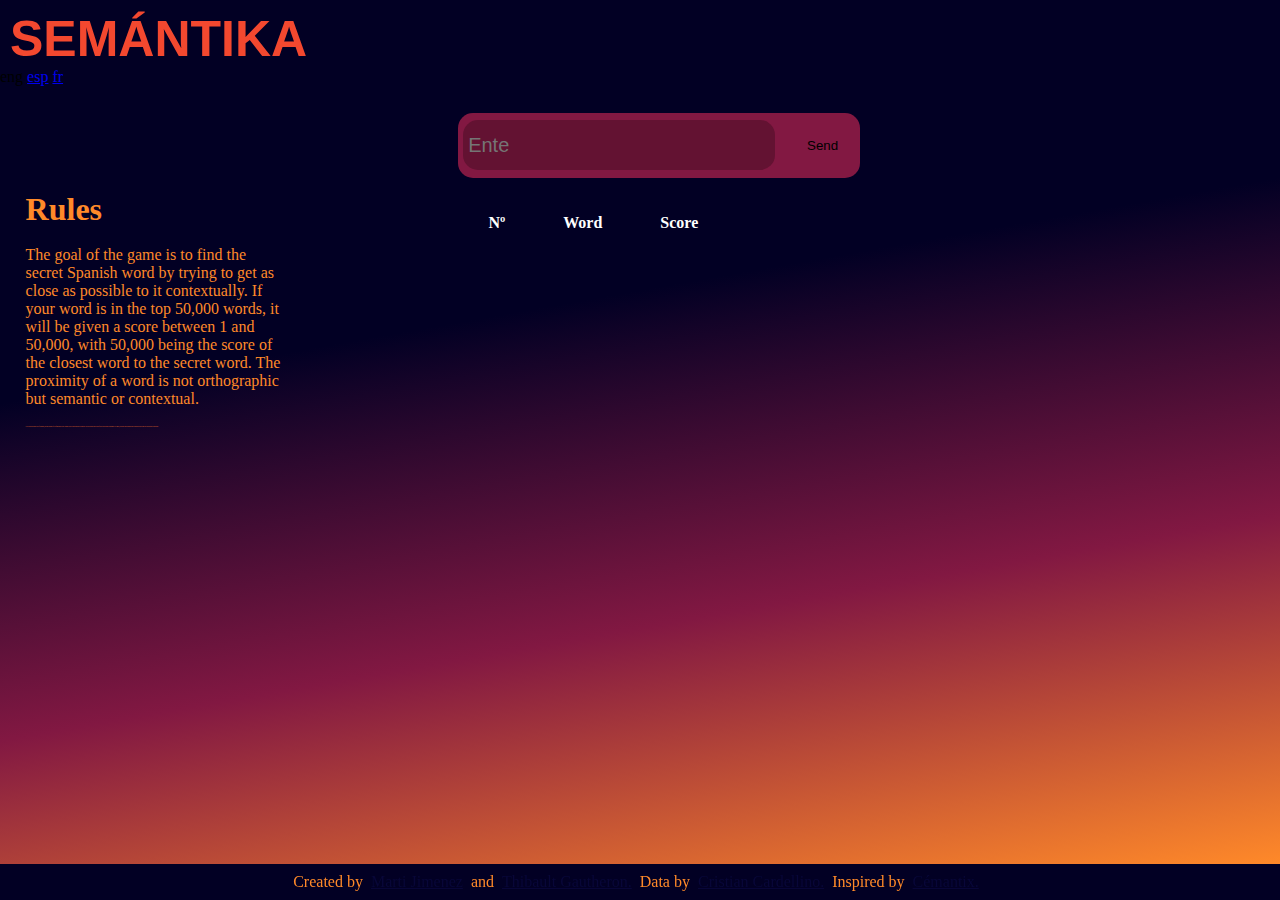
<file: semantika/index_eng.html>
<!DOCTYPE html>
<html lang="en">
<head>
    <meta charset="UTF-8">
    <meta http-equiv="X-UA-Compatible" content="IE=edge">
    <meta name="viewport" content="width=device-width, initial-scale=1.0">
    <title>Semántika</title>
    <link rel="stylesheet" href="style1.css">
    <link rel="stylesheet" href="style1_petit.css">
    <script src="https://ajax.googleapis.com/ajax/libs/jquery/3.5.1/jquery.min.js"></script>
    <style>
        @import url('https://fonts.googleapis.com/css2?family=Actor&family=Alata&family=Audiowide&display=swap');
    </style>
    <link rel="shortcut icon" href="favicon.ico">
</head>

<header>
    <h1 id="titre_tete">SEMÁNTIKA</h1>
    <a id="change_langue1">eng</a>
    <a href="index.html" id="change_langue2">esp</a>
    <a href="index_fr.html" id="change_langue3">fr</a>
</header>

<body>

    <!--code js-->
    <script src="script1.js" type="module"></script>
    <script src="script_en.js"></script>

    <div id="gauche">
        <h1 id="reglas">Rules</h1>
        <br>
        <h2 id="explication_regles1">The goal of the game is to find the secret Spanish word by trying to get as close as possible to it contextually. If your word is in the top 50,000 words, it will be given a score between 1 and 50,000, with 50,000 being the score of the closest word to the secret word. The proximity of a word is not orthographic but semantic or contextual.</h2>
        <br>
        <h2 id="explication_regles2">It is evaluated not with the help of a dictionary, but with a database of texts from which a relative "distance" between each word has been calculated. Two close words in such a lexical field are not necessarily synonymous. For example, an adjective and its opposite may be considered close because they can describe the same thing.</h2>
        </div>

    <div id="droite">
        <div id="tentative">
            <!--<h3 id="mot_tentative">Tentative</h3>-->
            <input id="choix" type="text"  placeholder="" required="" >
            <button type="button" id="try" >
                Send
            </button>
        </div>
        <div id="message"></div>
        <table id="guessable">
            <thead id="cases_tab">
            <tr>
                <th id="n_intento">&nbsp;&nbsp;&nbsp;&nbsp;&nbsp;&nbsp;&nbsp;&nbsp;Nº&nbsp;&nbsp;&nbsp;&nbsp;&nbsp;&nbsp;&nbsp;&nbsp;</th>
                <th id="palabra">&nbsp;&nbsp;&nbsp;&nbsp;&nbsp;&nbsp;Word&nbsp;&nbsp;&nbsp;&nbsp;&nbsp;&nbsp;</th>
                <th id="puntuacion">&nbsp;&nbsp;&nbsp;&nbsp;&nbsp;&nbsp;&nbsp;&nbsp;Score&nbsp;&nbsp;&nbsp;&nbsp;&nbsp;&nbsp;&nbsp;&nbsp;</th>
            </tr>
            </thead>
            <tbody id="guesses"><tr class=""> </tbody>
        </table>
    </div>
</body>

<footer>
    <div id="created">
    <p class="footer-txt">Created by</p>
    <a class="footer-link" href="https://www.linkedin.com/in/marti-jimenez/">Marti Jimenez</a>
    <p class="footer-txt">and</p>
    <a class="footer-link" href="https://www.linkedin.com/in/thibault-gautheron-021291200/">Thibault Gautheron.</a>
    <p class="footer-txt">Data by</p>
    <a href="https://www.kaggle.com/datasets/rtatman/pretrained-word-vectors-for-spanish" class="footer-link">Cristian Cardellino.</a>
    <p class="footer-txt">Inspired by</p>
    <a href="https://cemantix.herokuapp.com/" class="footer-link">Cémantix.</a>
</div>  
</footer>
</html>
</file>
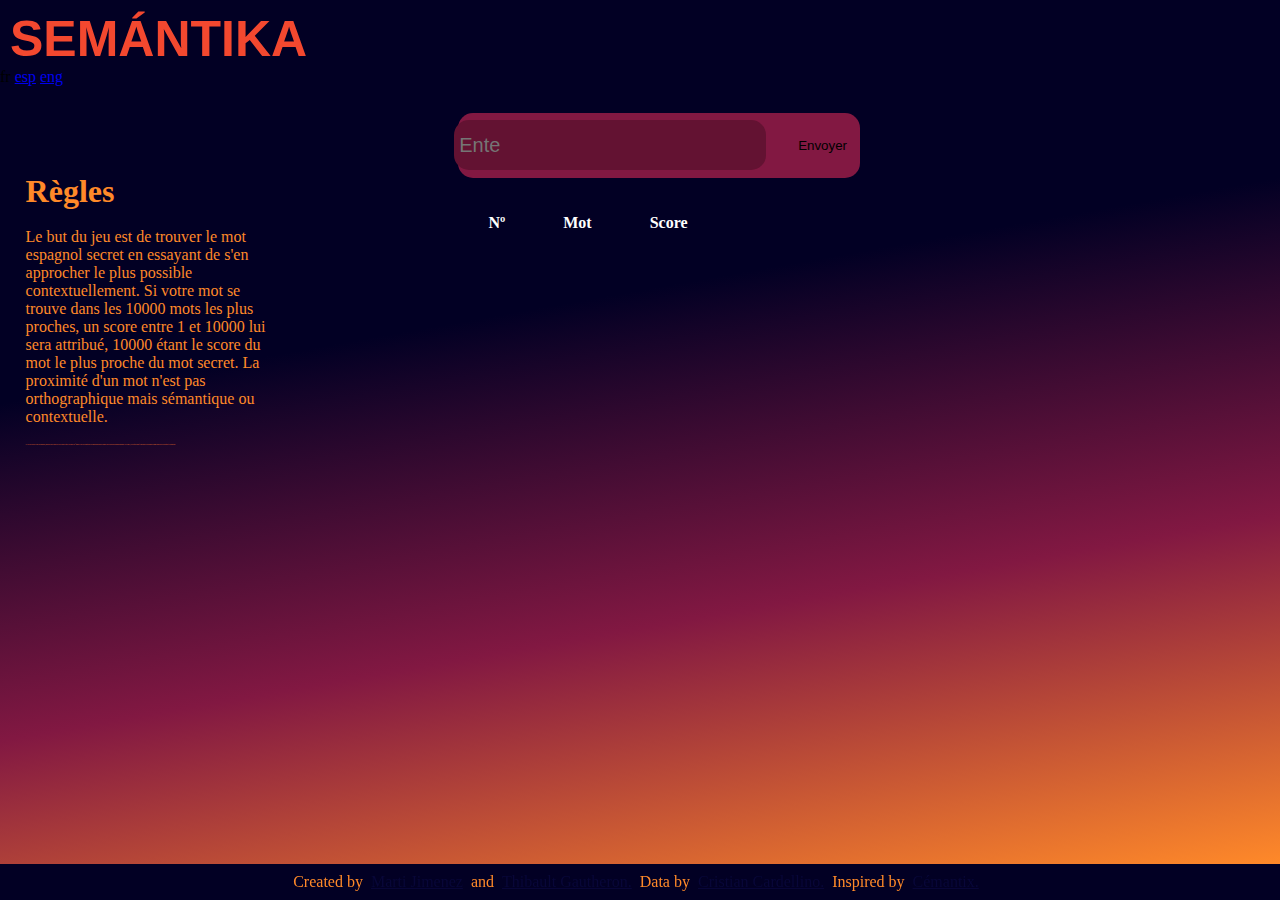
<file: semantika/index_fr.html>
<!DOCTYPE html>
<html lang="fr">
<head>
    <meta charset="UTF-8">
    <meta http-equiv="X-UA-Compatible" content="IE=edge">
    <meta name="viewport" content="width=device-width, initial-scale=1.0">
    <title>Semántika</title>
    <link rel="stylesheet" href="style1.css">
    <link rel="stylesheet" href="style1_petit.css">
    <script src="https://ajax.googleapis.com/ajax/libs/jquery/3.5.1/jquery.min.js"></script>
    <style>
        @import url('https://fonts.googleapis.com/css2?family=Actor&family=Alata&family=Audiowide&display=swap');
    </style>
    <link rel="shortcut icon" href="favicon.ico">
</head>

<header>
    <h1 id="titre_tete">SEMÁNTIKA</h1>
    <a id="change_langue1">fr</a>
    <a href="index.html" id="change_langue2">esp</a>
    <a href="index_eng.html" id="change_langue3">eng</a>
</header>

<body>

    <!--code js-->
    <script src="script1.js" type="module"></script>
    <script src="script_fr.js"></script>

    <div id="gauche">
        <h1 id="reglas">Règles</h1>
        <br>
        <h2 id="explication_regles1">Le but du jeu est de trouver le mot espagnol secret en essayant de s'en approcher le plus possible contextuellement. Si votre mot se trouve dans les 10000 mots les plus proches, un score entre 1 et 10000 lui sera attribué, 10000 étant le score du mot le plus proche du mot secret. La proximité d'un mot n'est pas orthographique mais sémantique ou contextuelle.</h2>
        <br>
        <h2 id="explication_regles2">Elle est évaluée non pas à l'aide d'un dictionnaire, mais d'une base de données de textes à partir de laquelle on a calculé une “distance” relative entre chaque mot. Deux mots proches dans un tel champ lexical ne sont pas nécessairement synonymes. Par exemple, il se peut qu'un adjectif et son contraire soient considérés comme proches car ils peuvent qualifier la même chose.</h2>
        </div>

    <div id="droite">
        <div id="tentative">
            <!--<h3 id="mot_tentative">Tentative</h3>-->
            <input id="choix" type="text"  placeholder="" required="" >
            <button type="button" id="try" >
                Envoyer
            </button>
        </div>
        <div id="message"></div>
        <table id="guessable">
            <thead id="cases_tab">
            <tr>
                <th id="n_intento">&nbsp;&nbsp;&nbsp;&nbsp;&nbsp;&nbsp;&nbsp;&nbsp;Nº&nbsp;&nbsp;&nbsp;&nbsp;&nbsp;&nbsp;&nbsp;&nbsp;</th>
                <th id="palabra">&nbsp;&nbsp;&nbsp;&nbsp;&nbsp;&nbsp;Mot&nbsp;&nbsp;&nbsp;&nbsp;&nbsp;&nbsp;</th>
                <th id="puntuacion">&nbsp;&nbsp;&nbsp;&nbsp;&nbsp;&nbsp;&nbsp;&nbsp;Score&nbsp;&nbsp;&nbsp;&nbsp;&nbsp;&nbsp;&nbsp;&nbsp;</th>
            </tr>
            </thead>
            <tbody id="guesses"><tr class=""> </tbody>
        </table>
    </div>
</body>

<footer>
    <div id="created">
    <p class="footer-txt">Created by</p>
    <a class="footer-link" href="https://www.linkedin.com/in/marti-jimenez/">Marti Jimenez</a>
    <p class="footer-txt">and</p>
    <a class="footer-link" href="https://www.linkedin.com/in/thibault-gautheron-021291200/">Thibault Gautheron.</a>
    <p class="footer-txt">Data by</p>
    <a href="https://www.kaggle.com/datasets/rtatman/pretrained-word-vectors-for-spanish" class="footer-link">Cristian Cardellino.</a>
    <p class="footer-txt">Inspired by</p>
    <a href="https://cemantix.herokuapp.com/" class="footer-link">Cémantix.</a>
</div>  
</footer>
</html>
</file>
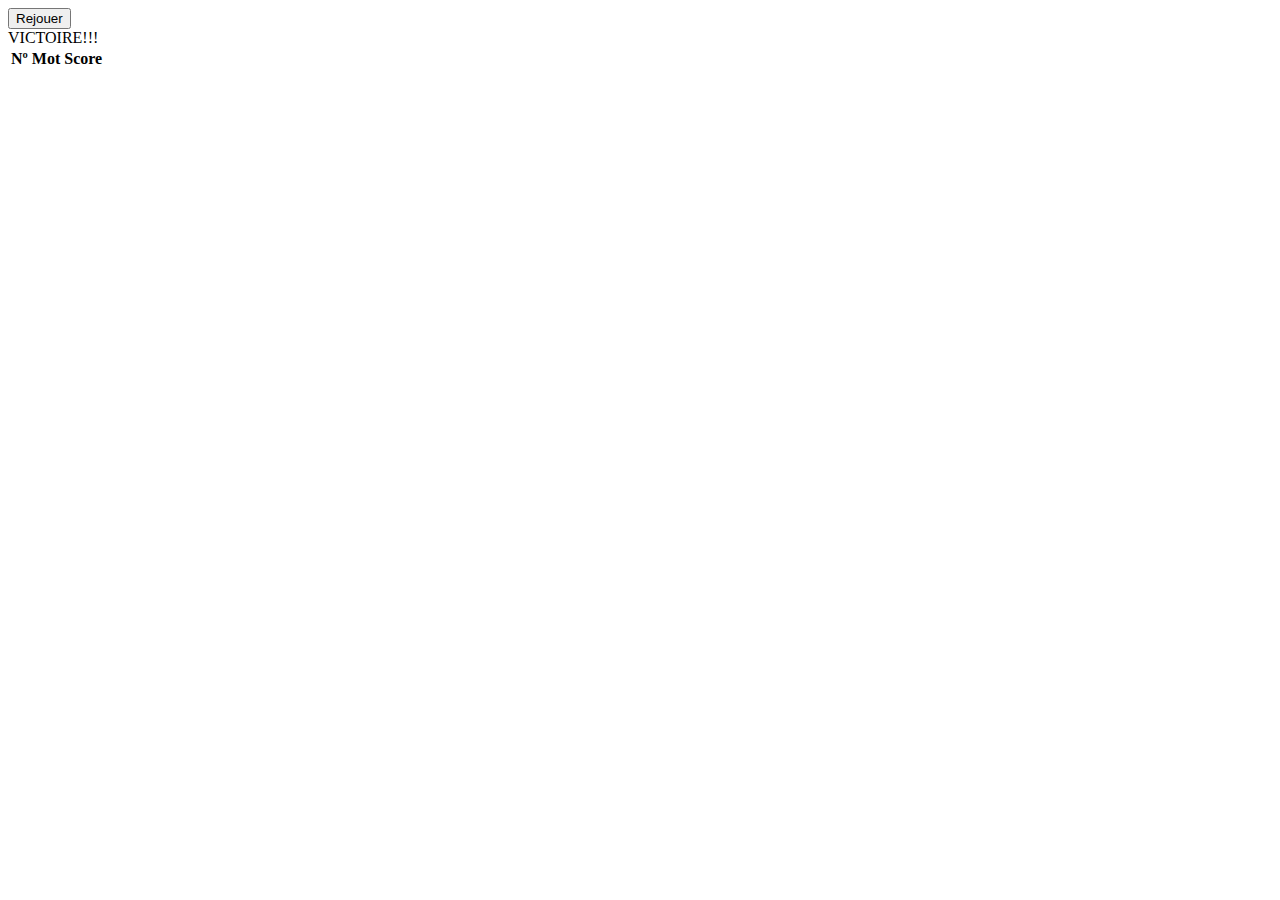
<file: semantika/victoire.html>
<!DOCTYPE html>
<html lang="en">
<head>
    <meta charset="UTF-8">
    <meta http-equiv="X-UA-Compatible" content="IE=edge">
    <meta name="viewport" content="width=device-width, initial-scale=1.0">
    <title>Semantica</title>
    <script src="https://ajax.googleapis.com/ajax/libs/jquery/3.5.1/jquery.min.js"></script>
</head>
<header>

    <script src="script2.js" type="module"></script>
    <script src="script1.js" type="module"></script>
    <button type="button" id="rejouer">Rejouer</button>
</header>
<body>
    VICTOIRE!!!

    <div id="liste_30" >
        <table id="guessable">
            <thead>
            <tr>
                <th class="number" id="chronoOrder">Nº</th>
                <th class="word" id="alphaOrder">Mot</th>
                <th class="number" id="similarityOrder">Score</th>
            </tr>
            </thead>
            <tbody id="guesses_victoire"><tr class=""> 
            </tbody>
        </table>
    </div>
</body>
</html>
</file>
